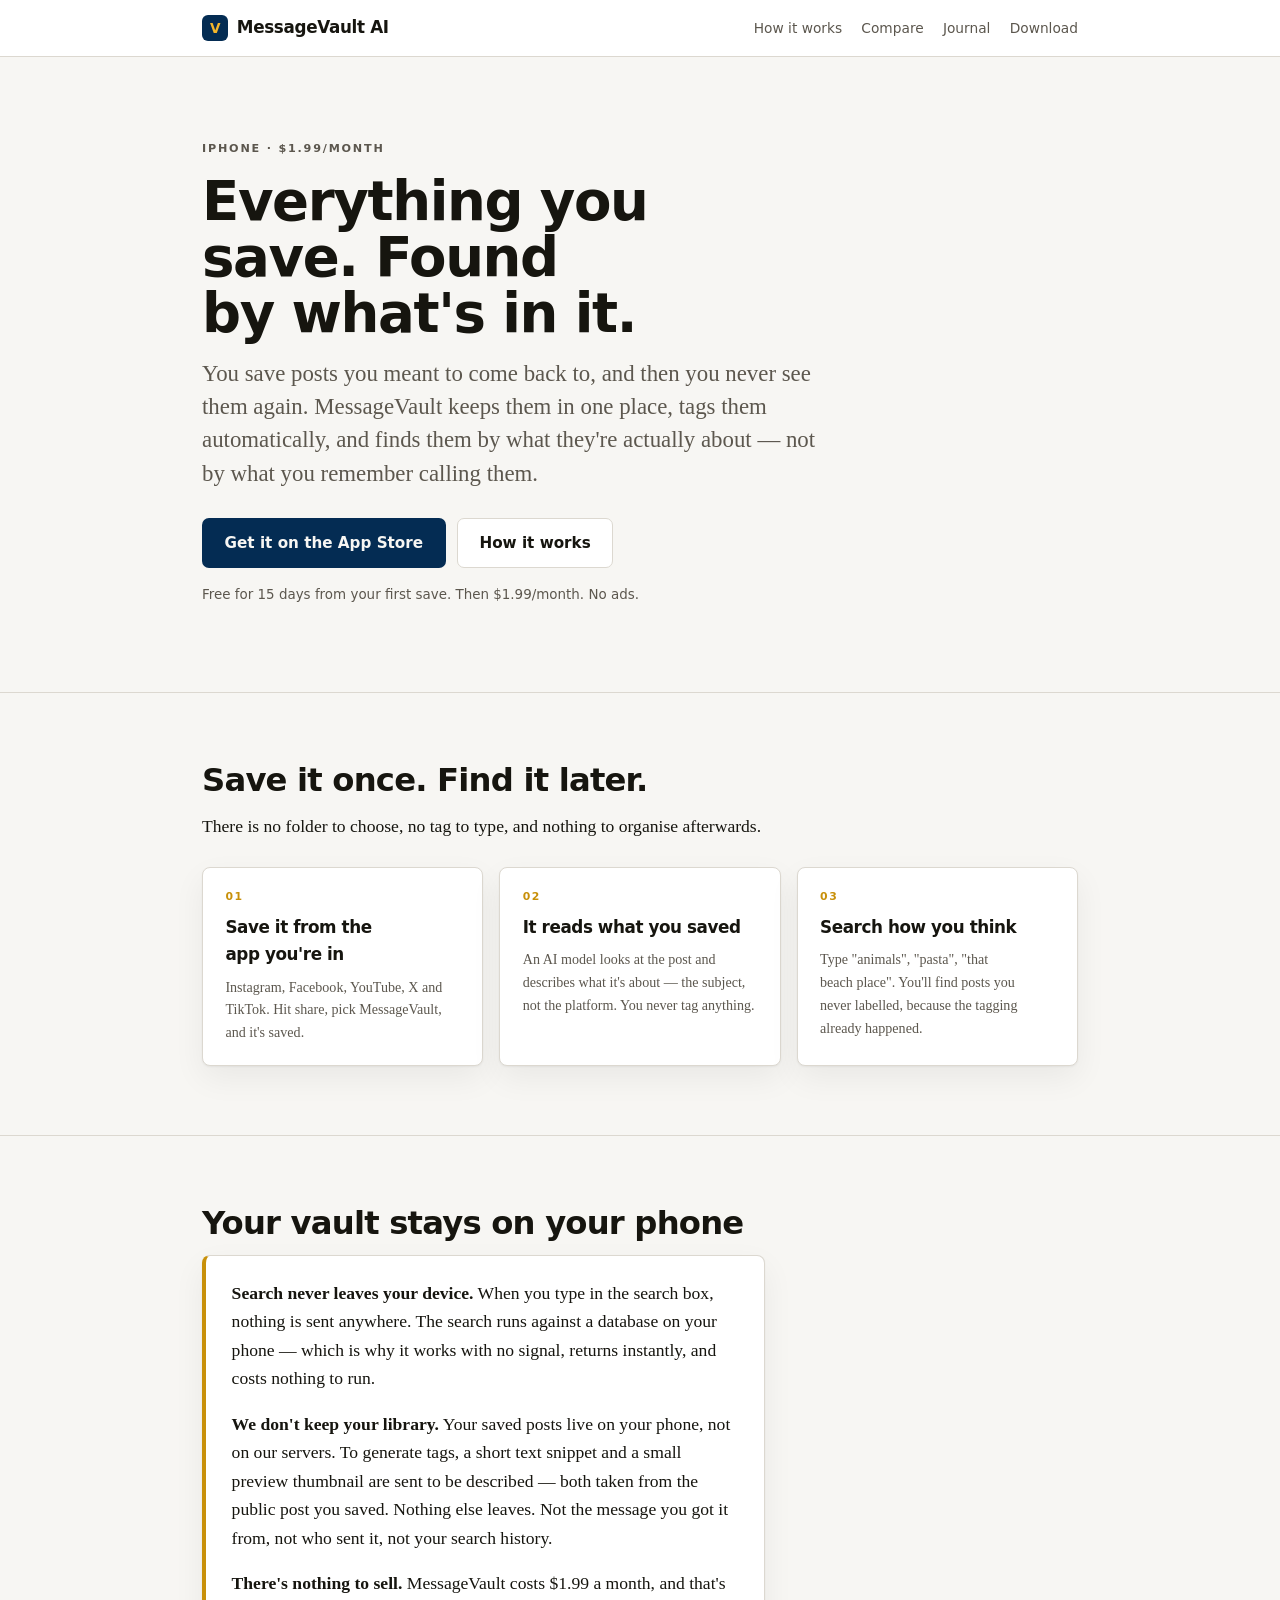
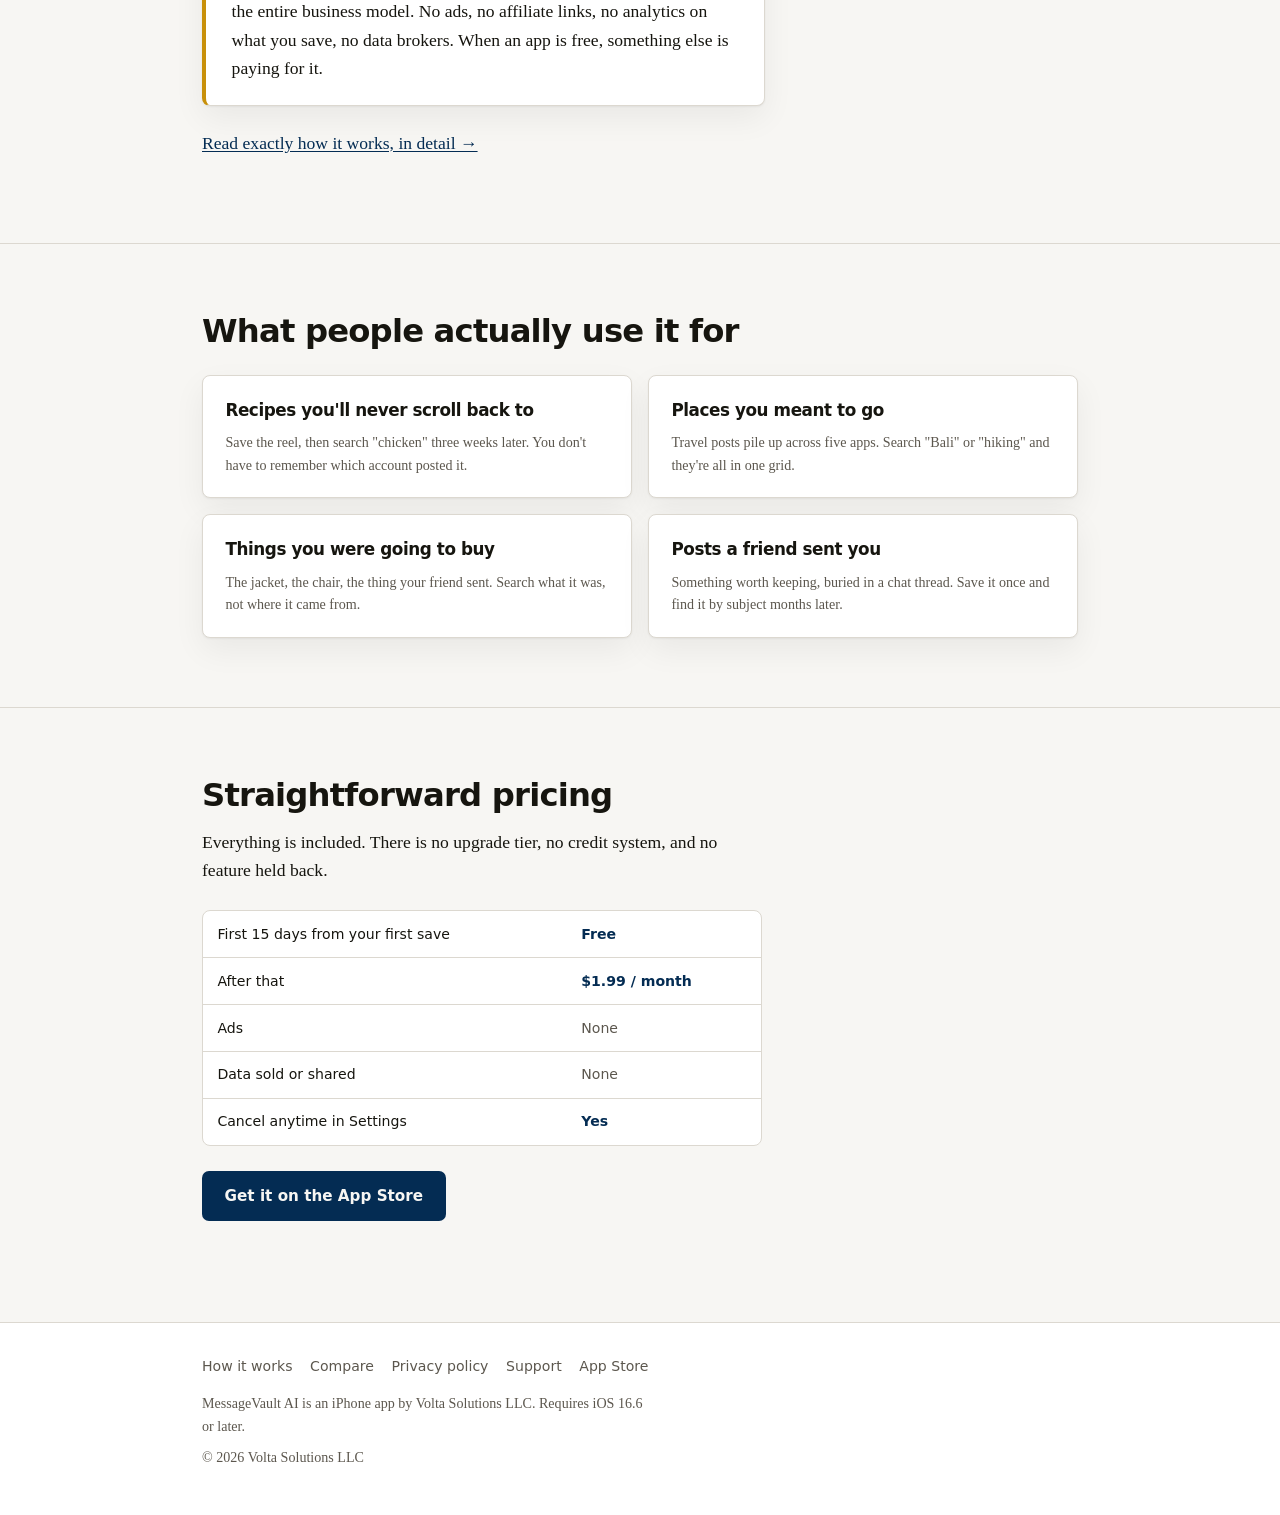
<file: index.html>
<!DOCTYPE html>
<html lang="en">
<head>
<meta charset="utf-8">
<meta name="viewport" content="width=device-width, initial-scale=1">
<title>MessageVault AI — Save posts from Instagram, Facebook, YouTube, X and TikTok</title>
<meta name="description" content="MessageVault AI saves the posts you share from Instagram, Facebook, YouTube, X and TikTok, tags them automatically, and finds them by what's actually in them. Your vault stays on your phone. $1.99/month, no ads, no tracking.">
<link rel="canonical" href="https://fpalmaii.github.io/messagevault-site/">
<meta property="og:title" content="MessageVault AI — Save posts from Instagram, Facebook, YouTube, X and TikTok">
<meta property="og:description" content="Your vault stays on your phone. Search runs on-device. No ads, no tracking, nothing sold.">
<meta property="og:type" content="website">
<link rel="stylesheet" href="style.css">
</head>
<body>

<header class="site-head">
  <div class="wrap">
    <a class="brand" href="./"><span class="mark">V</span> MessageVault AI</a>
    <nav class="site-nav" aria-label="Main">
      <a href="how-it-works/">How it works</a>
      <a href="compare/">Compare</a>
      <a href="journal/">Journal</a>
      <a href="https://apps.apple.com/app/messagevault-ai/id6762476394">Download</a>
    </nav>
  </div>
</header>

<main>

  <section class="hero">
    <div class="wrap">
      <p class="eyebrow">iPhone · $1.99/month</p>
      <h1>Everything you save. Found by what's in it.</h1>
      <p class="lede">You save posts you meant to come back to, and then you never see them again. MessageVault keeps them in one place, tags them automatically, and finds them by what they're actually about — not by what you remember calling them.</p>
      <div class="cta-row">
        <a class="btn btn-primary" href="https://apps.apple.com/app/messagevault-ai/id6762476394">Get it on the App Store</a>
        <a class="btn btn-ghost" href="how-it-works/">How it works</a>
      </div>
      <p class="price-note" style="margin-top:1rem;">Free for 15 days from your first save. Then $1.99/month. No ads.</p>
    </div>
  </section>

  <section>
    <div class="wrap">
      <h2>Save it once. Find it later.</h2>
      <p class="narrow">There is no folder to choose, no tag to type, and nothing to organise afterwards.</p>
      <div class="cards three">
        <div class="card">
          <span class="num">01</span>
          <h3>Save it from the app you're in</h3>
          <p>Instagram, Facebook, YouTube, X and TikTok. Hit share, pick MessageVault, and it's saved.</p>
        </div>
        <div class="card">
          <span class="num">02</span>
          <h3>It reads what you saved</h3>
          <p>An AI model looks at the post and describes what it's about — the subject, not the platform. You never tag anything.</p>
        </div>
        <div class="card">
          <span class="num">03</span>
          <h3>Search how you think</h3>
          <p>Type "animals", "pasta", "that beach place". You'll find posts you never labelled, because the tagging already happened.</p>
        </div>
      </div>
    </div>
  </section>

  <section>
    <div class="wrap">
      <h2>Your vault stays on your phone</h2>
      <div class="claim narrow">
        <p><strong>Search never leaves your device.</strong> When you type in the search box, nothing is sent anywhere. The search runs against a database on your phone — which is why it works with no signal, returns instantly, and costs nothing to run.</p>
        <p><strong>We don't keep your library.</strong> Your saved posts live on your phone, not on our servers. To generate tags, a short text snippet and a small preview thumbnail are sent to be described — both taken from the public post you saved. Nothing else leaves. Not the message you got it from, not who sent it, not your search history.</p>
        <p><strong>There's nothing to sell.</strong> MessageVault costs $1.99 a month, and that's the entire business model. No ads, no affiliate links, no analytics on what you save, no data brokers. When an app is free, something else is paying for it.</p>
      </div>
      <p style="margin-top:1.4rem;"><a href="how-it-works/">Read exactly how it works, in detail →</a></p>
    </div>
  </section>

  <section>
    <div class="wrap">
      <h2>What people actually use it for</h2>
      <div class="cards two">
        <div class="card">
          <h3>Recipes you'll never scroll back to</h3>
          <p>Save the reel, then search "chicken" three weeks later. You don't have to remember which account posted it.</p>
        </div>
        <div class="card">
          <h3>Places you meant to go</h3>
          <p>Travel posts pile up across five apps. Search "Bali" or "hiking" and they're all in one grid.</p>
        </div>
        <div class="card">
          <h3>Things you were going to buy</h3>
          <p>The jacket, the chair, the thing your friend sent. Search what it was, not where it came from.</p>
        </div>
        <div class="card">
          <h3>Posts a friend sent you</h3>
          <p>Something worth keeping, buried in a chat thread. Save it once and find it by subject months later.</p>
        </div>
      </div>
    </div>
  </section>

  <section>
    <div class="wrap">
      <h2>Straightforward pricing</h2>
      <p class="narrow">Everything is included. There is no upgrade tier, no credit system, and no feature held back.</p>
      <div class="tscroll" style="max-width:560px;">
        <table>
          <tbody>
            <tr><td>First 15 days from your first save</td><td class="yes">Free</td></tr>
            <tr><td>After that</td><td class="yes">$1.99 / month</td></tr>
            <tr><td>Ads</td><td class="no">None</td></tr>
            <tr><td>Data sold or shared</td><td class="no">None</td></tr>
            <tr><td>Cancel anytime in Settings</td><td class="yes">Yes</td></tr>
          </tbody>
        </table>
      </div>
      <div class="cta-row" style="margin-top:1.6rem;">
        <a class="btn btn-primary" href="https://apps.apple.com/app/messagevault-ai/id6762476394">Get it on the App Store</a>
      </div>
    </div>
  </section>

</main>

<footer class="site-foot">
  <div class="wrap">
    <div class="foot-links">
      <a href="how-it-works/">How it works</a>
      <a href="compare/">Compare</a>
      <a href="https://fpalmaii.github.io/messagevault-privacy/">Privacy policy</a>
      <a href="https://fpalmaii.github.io/messagevault-support/">Support</a>
      <a href="https://apps.apple.com/app/messagevault-ai/id6762476394">App Store</a>
    </div>
    <p>MessageVault AI is an iPhone app by Volta Solutions LLC. Requires iOS 16.6 or later.</p>
    <p>© 2026 Volta Solutions LLC</p>
  </div>
</footer>

</body>
</html>
</file>
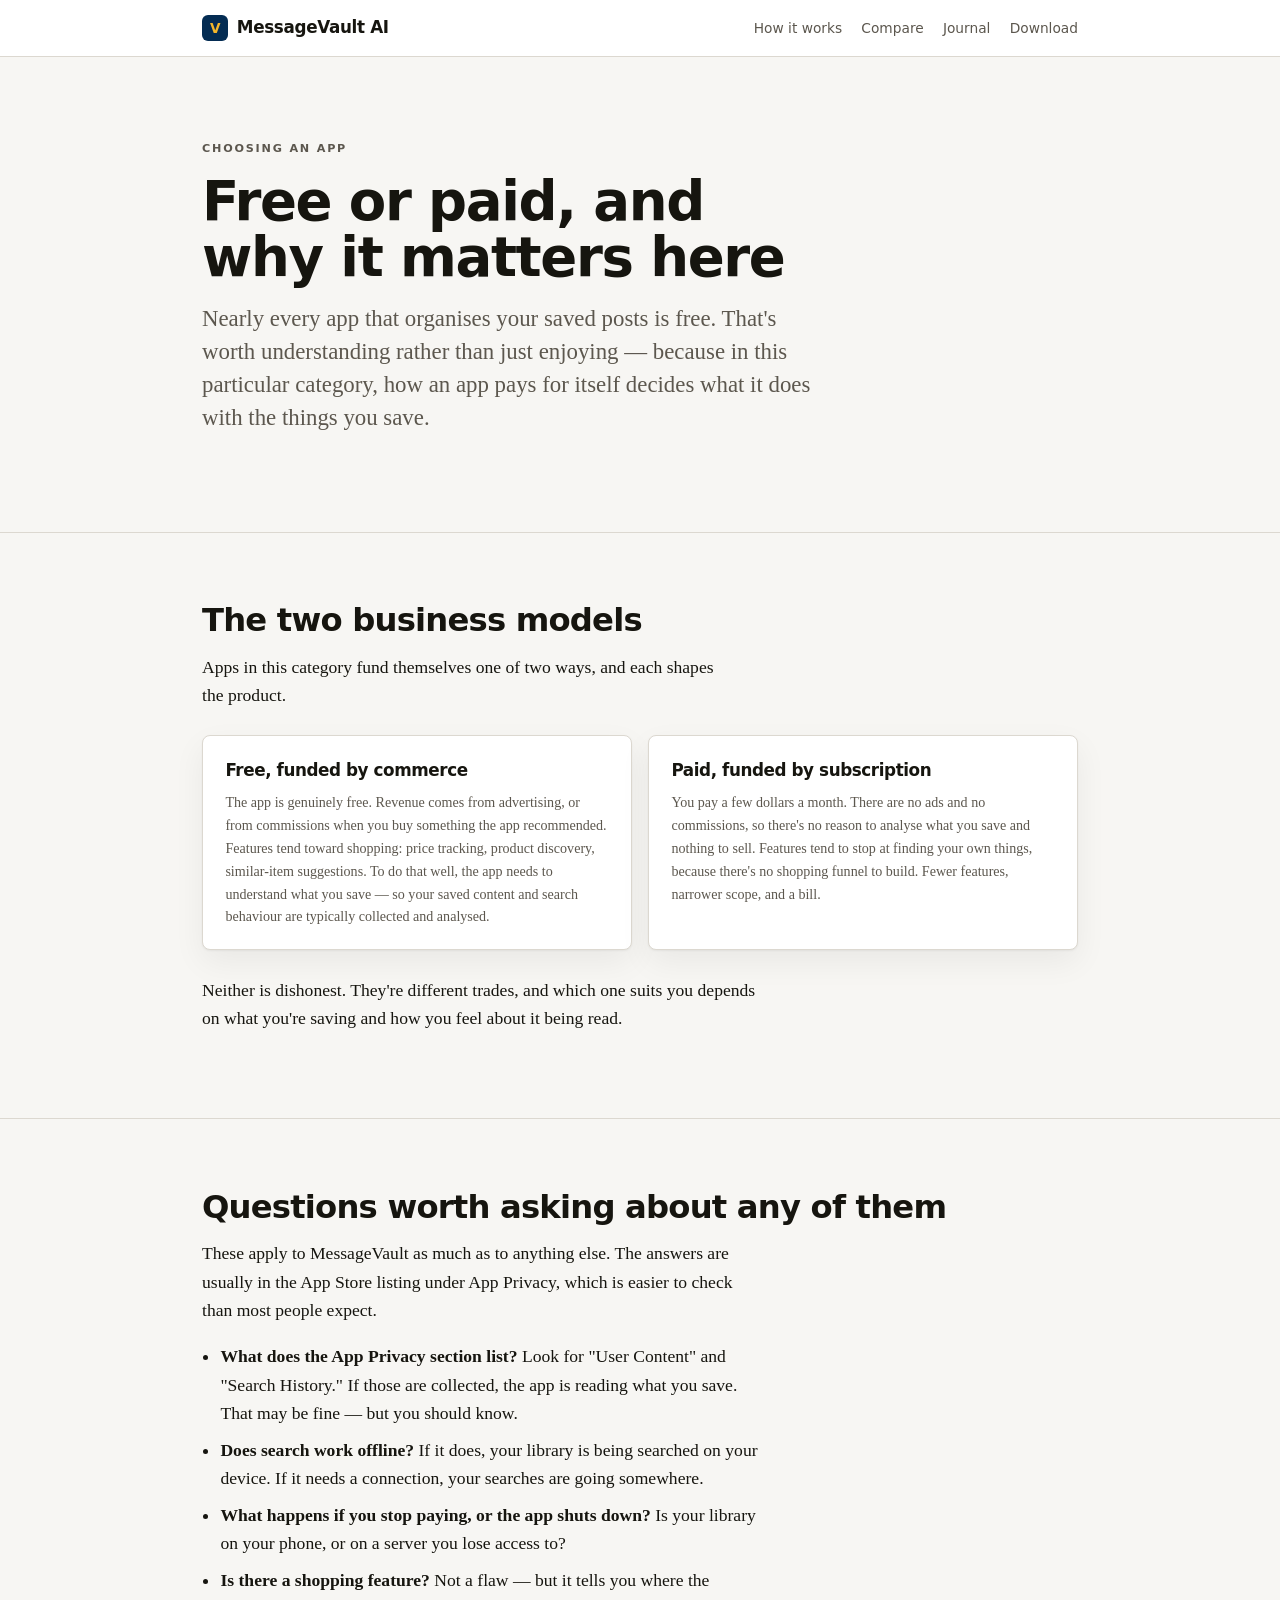
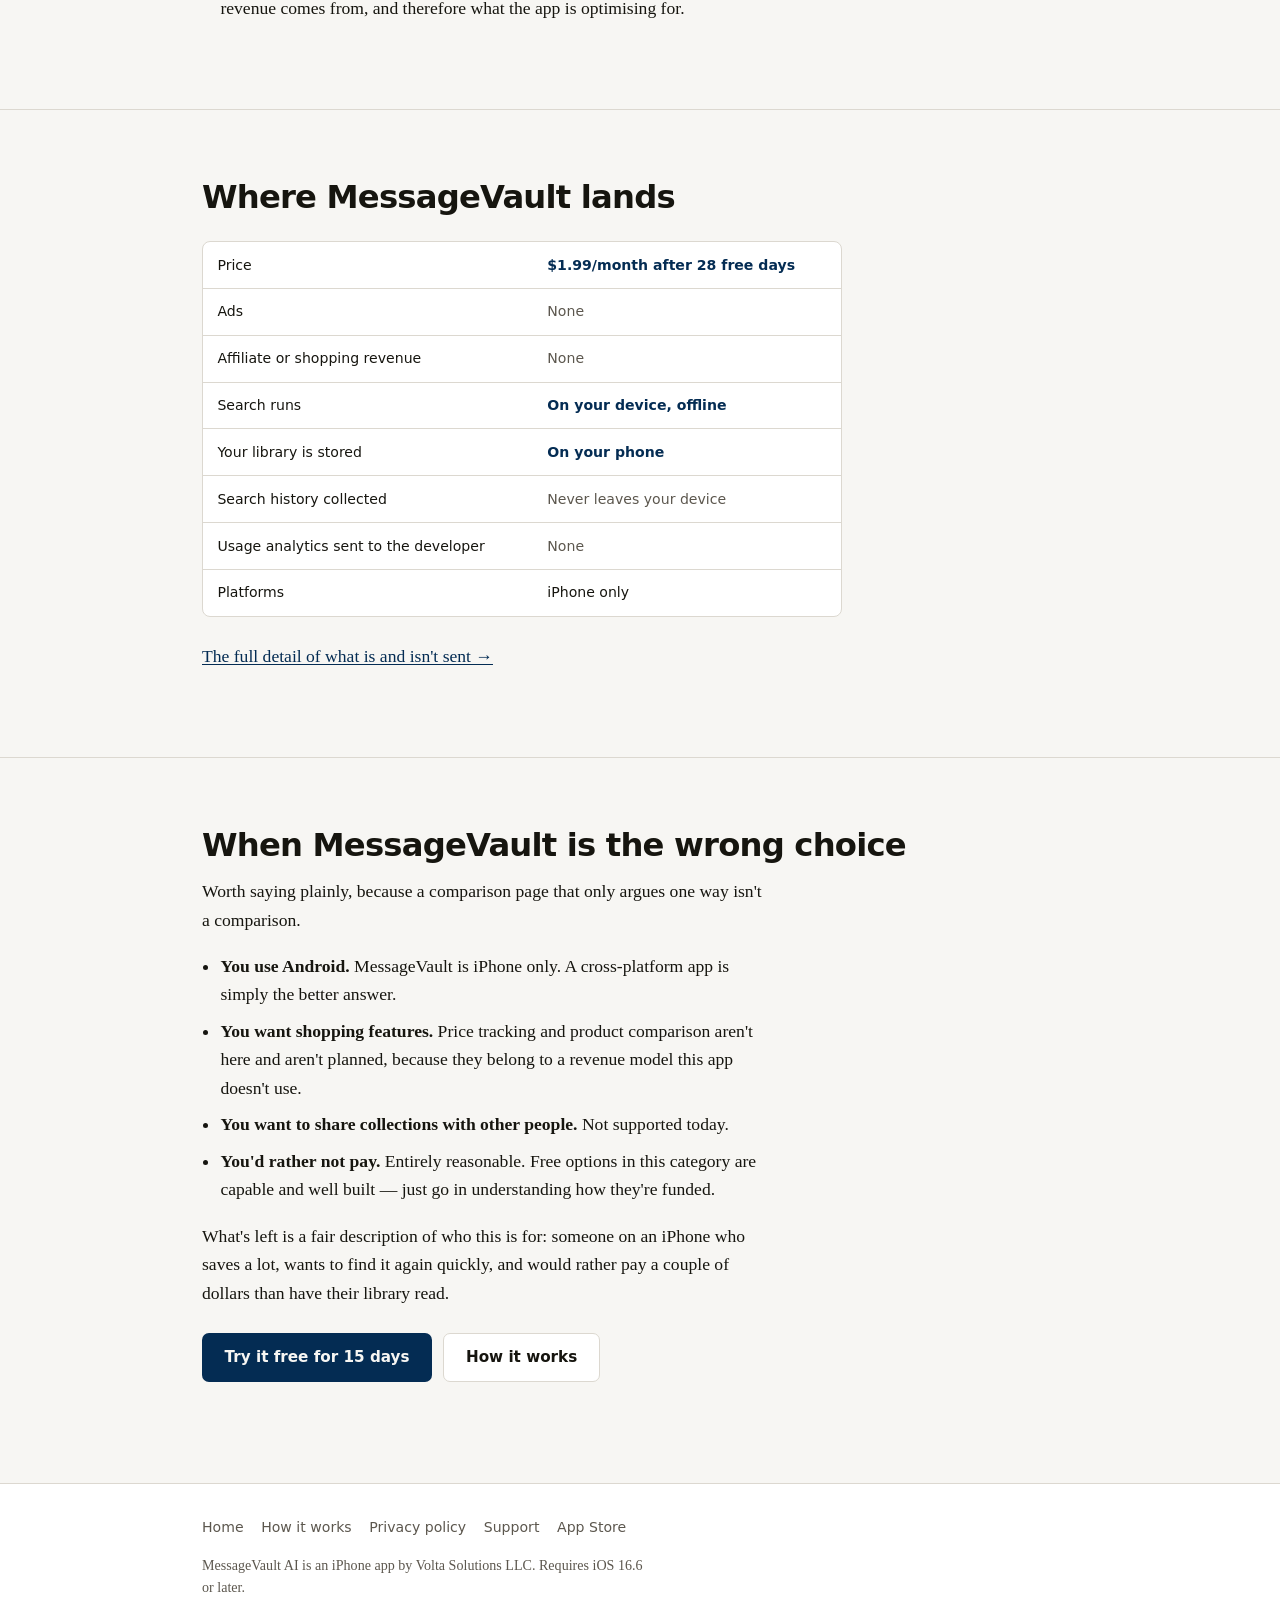
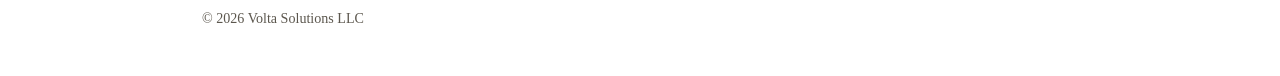
<file: compare/index.html>
<!DOCTYPE html>
<html lang="en">
<head>
<meta charset="utf-8">
<meta name="viewport" content="width=device-width, initial-scale=1">
<title>Free or paid? How to choose an app for saved social posts</title>
<meta name="description" content="Most apps that organise your saved social posts are free. Understanding how they pay for themselves is the clearest way to choose one — including whether MessageVault is the wrong choice for you.">
<link rel="canonical" href="https://fpalmaii.github.io/messagevault-site/compare/">
<meta property="og:title" content="Free or paid? How to choose an app for saved social posts">
<meta property="og:description" content="How these apps pay for themselves tells you more than any feature list.">
<meta property="og:type" content="article">
<link rel="stylesheet" href="../style.css">
</head>
<body>

<header class="site-head">
  <div class="wrap">
    <a class="brand" href="../"><span class="mark">V</span> MessageVault AI</a>
    <nav class="site-nav" aria-label="Main">
      <a href="../how-it-works/">How it works</a>
      <a href="../compare/">Compare</a>
      <a href="../journal/">Journal</a>
      <a href="https://apps.apple.com/app/messagevault-ai/id6762476394">Download</a>
    </nav>
  </div>
</header>

<main>

  <section class="hero">
    <div class="wrap">
      <p class="eyebrow">Choosing an app</p>
      <h1>Free or paid, and why it matters here</h1>
      <p class="lede">Nearly every app that organises your saved posts is free. That's worth understanding rather than just enjoying — because in this particular category, how an app pays for itself decides what it does with the things you save.</p>
    </div>
  </section>

  <section>
    <div class="wrap">
      <h2>The two business models</h2>
      <p class="narrow">Apps in this category fund themselves one of two ways, and each shapes the product.</p>

      <div class="cards two">
        <div class="card">
          <h3>Free, funded by commerce</h3>
          <p>The app is genuinely free. Revenue comes from advertising, or from commissions when you buy something the app recommended. Features tend toward shopping: price tracking, product discovery, similar-item suggestions. To do that well, the app needs to understand what you save — so your saved content and search behaviour are typically collected and analysed.</p>
        </div>
        <div class="card">
          <h3>Paid, funded by subscription</h3>
          <p>You pay a few dollars a month. There are no ads and no commissions, so there's no reason to analyse what you save and nothing to sell. Features tend to stop at finding your own things, because there's no shopping funnel to build. Fewer features, narrower scope, and a bill.</p>
        </div>
      </div>

      <p class="narrow" style="margin-top:1.6rem;">Neither is dishonest. They're different trades, and which one suits you depends on what you're saving and how you feel about it being read.</p>
    </div>
  </section>

  <section>
    <div class="wrap">
      <h2>Questions worth asking about any of them</h2>
      <p class="narrow">These apply to MessageVault as much as to anything else. The answers are usually in the App Store listing under App Privacy, which is easier to check than most people expect.</p>
      <ul>
        <li><strong>What does the App Privacy section list?</strong> Look for "User Content" and "Search History." If those are collected, the app is reading what you save. That may be fine — but you should know.</li>
        <li><strong>Does search work offline?</strong> If it does, your library is being searched on your device. If it needs a connection, your searches are going somewhere.</li>
        <li><strong>What happens if you stop paying, or the app shuts down?</strong> Is your library on your phone, or on a server you lose access to?</li>
        <li><strong>Is there a shopping feature?</strong> Not a flaw — but it tells you where the revenue comes from, and therefore what the app is optimising for.</li>
      </ul>
    </div>
  </section>

  <section>
    <div class="wrap">
      <h2>Where MessageVault lands</h2>
      <div class="tscroll" style="max-width:640px;">
        <table>
          <tbody>
            <tr><td>Price</td><td class="yes">$1.99/month after 28 free days</td></tr>
            <tr><td>Ads</td><td class="no">None</td></tr>
            <tr><td>Affiliate or shopping revenue</td><td class="no">None</td></tr>
            <tr><td>Search runs</td><td class="yes">On your device, offline</td></tr>
            <tr><td>Your library is stored</td><td class="yes">On your phone</td></tr>
            <tr><td>Search history collected</td><td class="no">Never leaves your device</td></tr>
            <tr><td>Usage analytics sent to the developer</td><td class="no">None</td></tr>
            <tr><td>Platforms</td><td>iPhone only</td></tr>
          </tbody>
        </table>
      </div>
      <p class="narrow"><a href="../how-it-works/">The full detail of what is and isn't sent →</a></p>
    </div>
  </section>

  <section>
    <div class="wrap">
      <h2>When MessageVault is the wrong choice</h2>
      <p class="narrow">Worth saying plainly, because a comparison page that only argues one way isn't a comparison.</p>
      <ul>
        <li><strong>You use Android.</strong> MessageVault is iPhone only. A cross-platform app is simply the better answer.</li>
        <li><strong>You want shopping features.</strong> Price tracking and product comparison aren't here and aren't planned, because they belong to a revenue model this app doesn't use.</li>
        <li><strong>You want to share collections with other people.</strong> Not supported today.</li>
        <li><strong>You'd rather not pay.</strong> Entirely reasonable. Free options in this category are capable and well built — just go in understanding how they're funded.</li>
      </ul>
      <p class="narrow">What's left is a fair description of who this is for: someone on an iPhone who saves a lot, wants to find it again quickly, and would rather pay a couple of dollars than have their library read.</p>
      <div class="cta-row" style="margin-top:1.6rem;">
        <a class="btn btn-primary" href="https://apps.apple.com/app/messagevault-ai/id6762476394">Try it free for 15 days</a>
        <a class="btn btn-ghost" href="../how-it-works/">How it works</a>
      </div>
    </div>
  </section>

</main>

<footer class="site-foot">
  <div class="wrap">
    <div class="foot-links">
      <a href="../">Home</a>
      <a href="../how-it-works/">How it works</a>
      <a href="https://fpalmaii.github.io/messagevault-privacy/">Privacy policy</a>
      <a href="https://fpalmaii.github.io/messagevault-support/">Support</a>
      <a href="https://apps.apple.com/app/messagevault-ai/id6762476394">App Store</a>
    </div>
    <p>MessageVault AI is an iPhone app by Volta Solutions LLC. Requires iOS 16.6 or later.</p>
    <p>© 2026 Volta Solutions LLC</p>
  </div>
</footer>

</body>
</html>
</file>
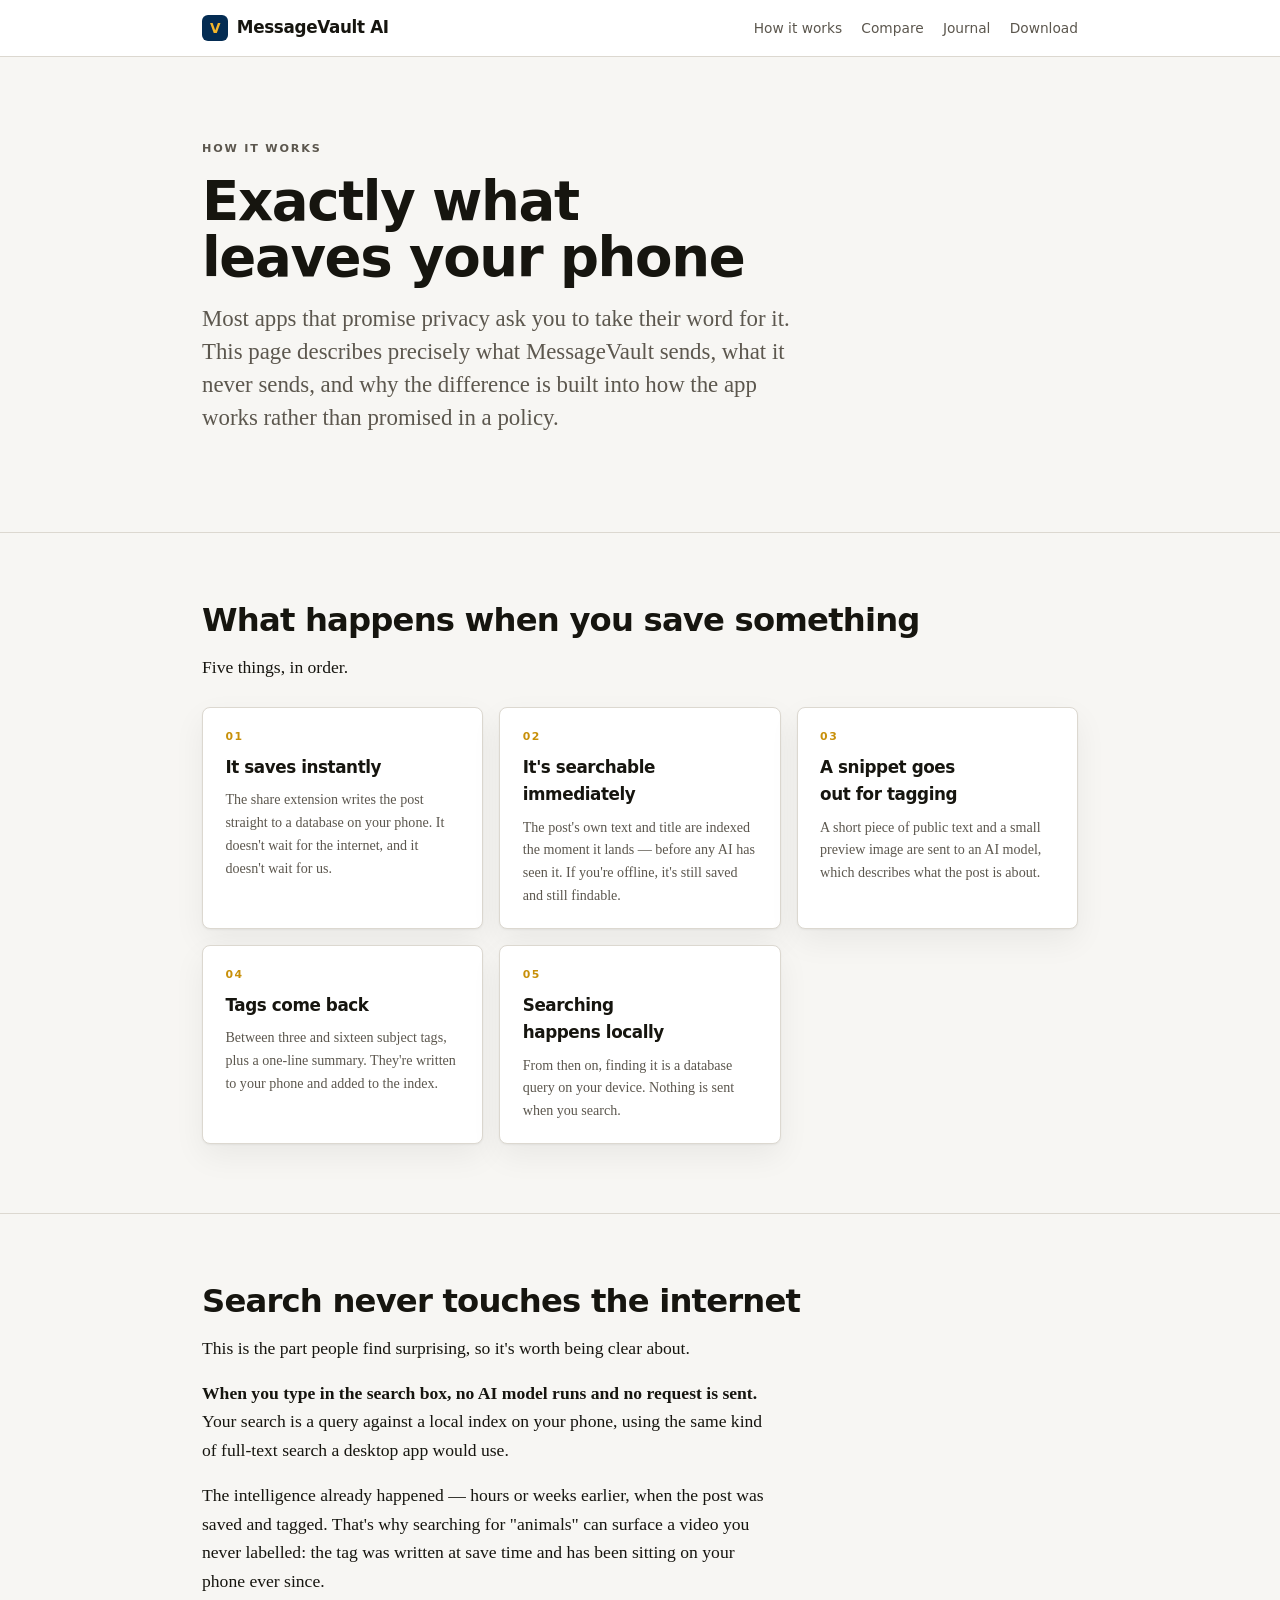
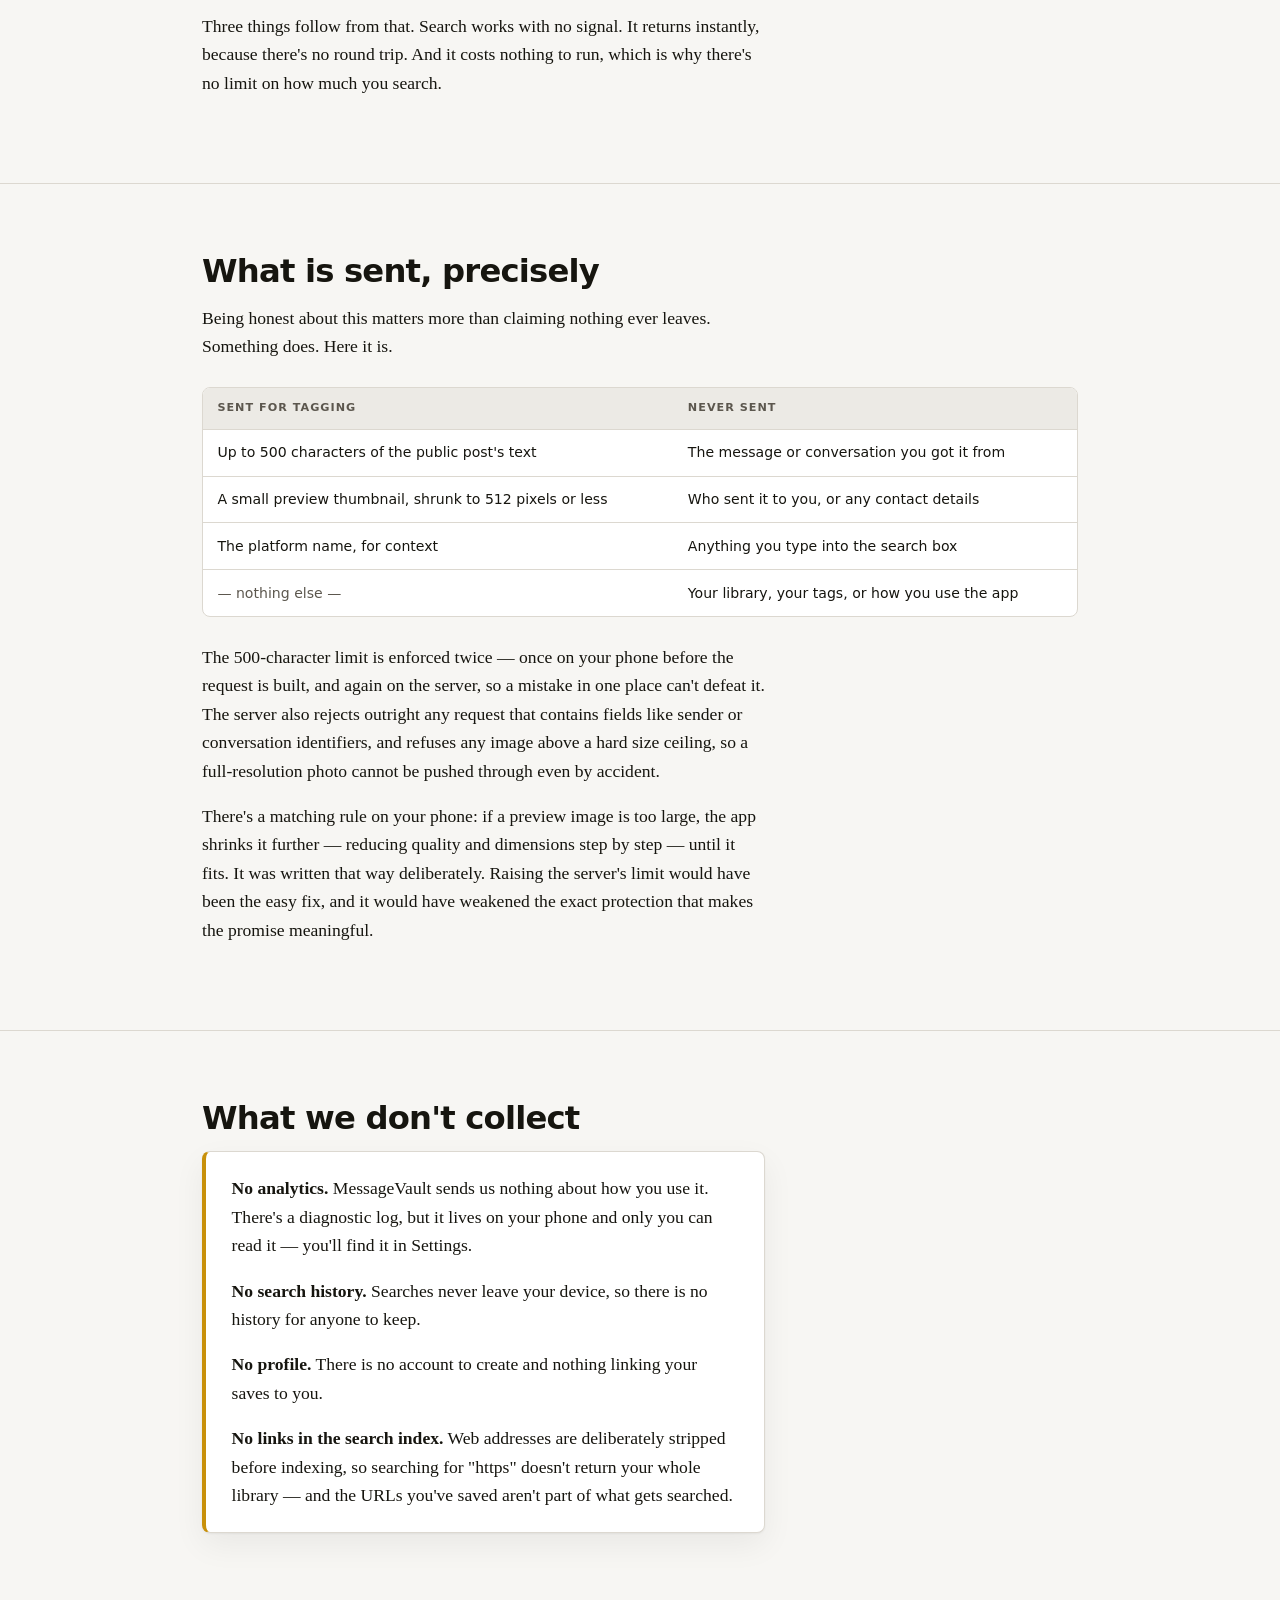
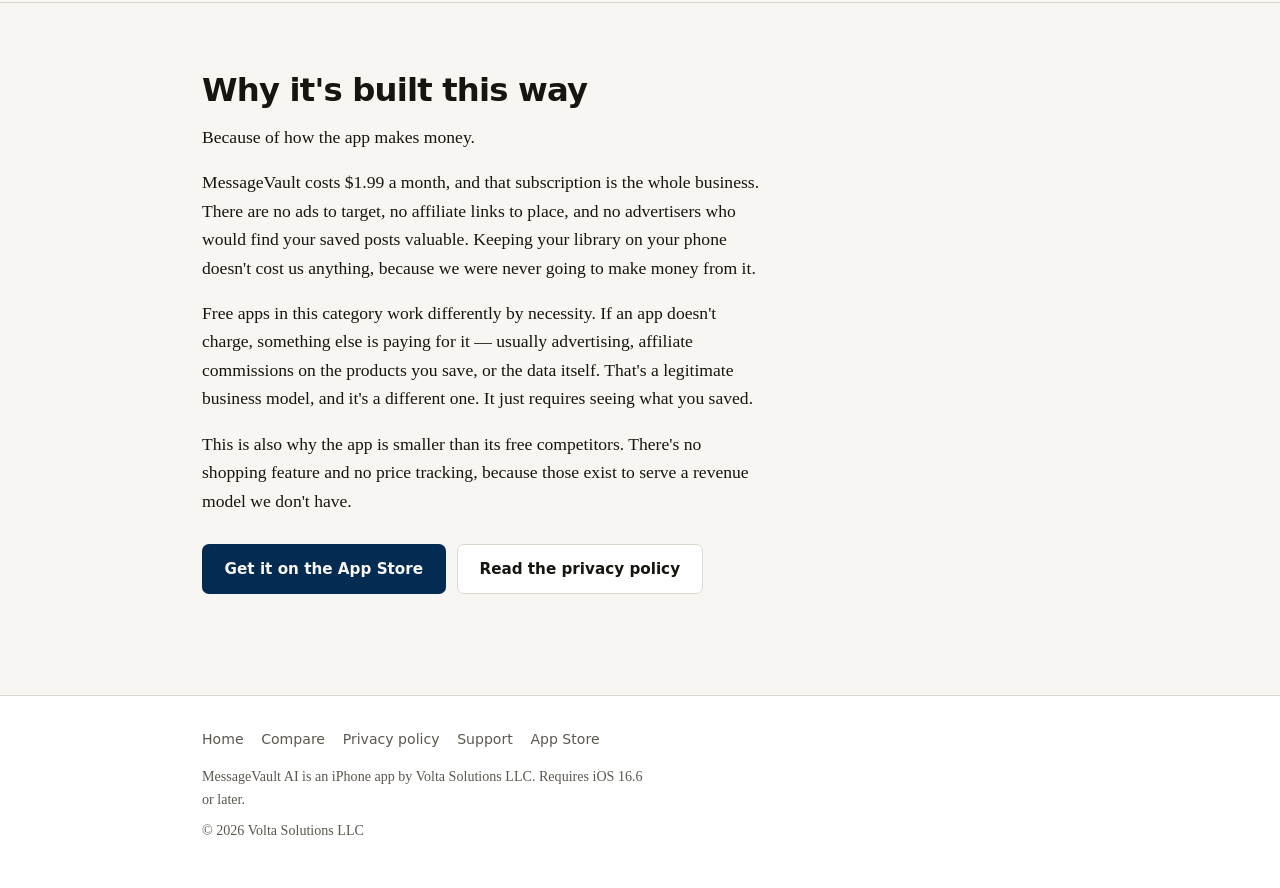
<file: how-it-works/index.html>
<!DOCTYPE html>
<html lang="en">
<head>
<meta charset="utf-8">
<meta name="viewport" content="width=device-width, initial-scale=1">
<title>How MessageVault AI works — and exactly what leaves your phone</title>
<meta name="description" content="A plain-English account of how MessageVault AI tags and searches your saved posts: search runs entirely on your device, and only a short public snippet and a small thumbnail are ever sent anywhere.">
<link rel="canonical" href="https://fpalmaii.github.io/messagevault-site/how-it-works/">
<meta property="og:title" content="How MessageVault AI works — and exactly what leaves your phone">
<meta property="og:description" content="Search runs on your device. Only a short public snippet and a small thumbnail are ever sent. Here is precisely what that means.">
<meta property="og:type" content="article">
<link rel="stylesheet" href="../style.css">
</head>
<body>

<header class="site-head">
  <div class="wrap">
    <a class="brand" href="../"><span class="mark">V</span> MessageVault AI</a>
    <nav class="site-nav" aria-label="Main">
      <a href="../how-it-works/">How it works</a>
      <a href="../compare/">Compare</a>
      <a href="../journal/">Journal</a>
      <a href="https://apps.apple.com/app/messagevault-ai/id6762476394">Download</a>
    </nav>
  </div>
</header>

<main>

  <section class="hero">
    <div class="wrap">
      <p class="eyebrow">How it works</p>
      <h1>Exactly what leaves your phone</h1>
      <p class="lede">Most apps that promise privacy ask you to take their word for it. This page describes precisely what MessageVault sends, what it never sends, and why the difference is built into how the app works rather than promised in a policy.</p>
    </div>
  </section>

  <section>
    <div class="wrap">
      <h2>What happens when you save something</h2>
      <p class="narrow">Five things, in order.</p>
      <div class="cards three">
        <div class="card">
          <span class="num">01</span>
          <h3>It saves instantly</h3>
          <p>The share extension writes the post straight to a database on your phone. It doesn't wait for the internet, and it doesn't wait for us.</p>
        </div>
        <div class="card">
          <span class="num">02</span>
          <h3>It's searchable immediately</h3>
          <p>The post's own text and title are indexed the moment it lands — before any AI has seen it. If you're offline, it's still saved and still findable.</p>
        </div>
        <div class="card">
          <span class="num">03</span>
          <h3>A snippet goes out for tagging</h3>
          <p>A short piece of public text and a small preview image are sent to an AI model, which describes what the post is about.</p>
        </div>
        <div class="card">
          <span class="num">04</span>
          <h3>Tags come back</h3>
          <p>Between three and sixteen subject tags, plus a one-line summary. They're written to your phone and added to the index.</p>
        </div>
        <div class="card">
          <span class="num">05</span>
          <h3>Searching happens locally</h3>
          <p>From then on, finding it is a database query on your device. Nothing is sent when you search.</p>
        </div>
      </div>
    </div>
  </section>

  <section>
    <div class="wrap">
      <h2>Search never touches the internet</h2>
      <p class="narrow">This is the part people find surprising, so it's worth being clear about.</p>
      <p class="narrow"><strong>When you type in the search box, no AI model runs and no request is sent.</strong> Your search is a query against a local index on your phone, using the same kind of full-text search a desktop app would use.</p>
      <p class="narrow">The intelligence already happened — hours or weeks earlier, when the post was saved and tagged. That's why searching for "animals" can surface a video you never labelled: the tag was written at save time and has been sitting on your phone ever since.</p>
      <p class="narrow">Three things follow from that. Search works with no signal. It returns instantly, because there's no round trip. And it costs nothing to run, which is why there's no limit on how much you search.</p>
    </div>
  </section>

  <section>
    <div class="wrap">
      <h2>What is sent, precisely</h2>
      <p class="narrow">Being honest about this matters more than claiming nothing ever leaves. Something does. Here it is.</p>

      <div class="tscroll">
        <table>
          <thead><tr><th>Sent for tagging</th><th>Never sent</th></tr></thead>
          <tbody>
            <tr>
              <td>Up to 500 characters of the public post's text</td>
              <td>The message or conversation you got it from</td>
            </tr>
            <tr>
              <td>A small preview thumbnail, shrunk to 512 pixels or less</td>
              <td>Who sent it to you, or any contact details</td>
            </tr>
            <tr>
              <td>The platform name, for context</td>
              <td>Anything you type into the search box</td>
            </tr>
            <tr>
              <td class="no">— nothing else —</td>
              <td>Your library, your tags, or how you use the app</td>
            </tr>
          </tbody>
        </table>
      </div>

      <p class="narrow">The 500-character limit is enforced twice — once on your phone before the request is built, and again on the server, so a mistake in one place can't defeat it. The server also rejects outright any request that contains fields like sender or conversation identifiers, and refuses any image above a hard size ceiling, so a full-resolution photo cannot be pushed through even by accident.</p>
      <p class="narrow">There's a matching rule on your phone: if a preview image is too large, the app shrinks it further — reducing quality and dimensions step by step — until it fits. It was written that way deliberately. Raising the server's limit would have been the easy fix, and it would have weakened the exact protection that makes the promise meaningful.</p>
    </div>
  </section>

  <section>
    <div class="wrap">
      <h2>What we don't collect</h2>
      <div class="claim narrow">
        <p><strong>No analytics.</strong> MessageVault sends us nothing about how you use it. There's a diagnostic log, but it lives on your phone and only you can read it — you'll find it in Settings.</p>
        <p><strong>No search history.</strong> Searches never leave your device, so there is no history for anyone to keep.</p>
        <p><strong>No profile.</strong> There is no account to create and nothing linking your saves to you.</p>
        <p><strong>No links in the search index.</strong> Web addresses are deliberately stripped before indexing, so searching for "https" doesn't return your whole library — and the URLs you've saved aren't part of what gets searched.</p>
      </div>
    </div>
  </section>

  <section>
    <div class="wrap">
      <h2>Why it's built this way</h2>
      <p class="narrow">Because of how the app makes money.</p>
      <p class="narrow">MessageVault costs $1.99 a month, and that subscription is the whole business. There are no ads to target, no affiliate links to place, and no advertisers who would find your saved posts valuable. Keeping your library on your phone doesn't cost us anything, because we were never going to make money from it.</p>
      <p class="narrow">Free apps in this category work differently by necessity. If an app doesn't charge, something else is paying for it — usually advertising, affiliate commissions on the products you save, or the data itself. That's a legitimate business model, and it's a different one. It just requires seeing what you saved.</p>
      <p class="narrow">This is also why the app is smaller than its free competitors. There's no shopping feature and no price tracking, because those exist to serve a revenue model we don't have.</p>
      <div class="cta-row" style="margin-top:1.8rem;">
        <a class="btn btn-primary" href="https://apps.apple.com/app/messagevault-ai/id6762476394">Get it on the App Store</a>
        <a class="btn btn-ghost" href="https://fpalmaii.github.io/messagevault-privacy/">Read the privacy policy</a>
      </div>
    </div>
  </section>

</main>

<footer class="site-foot">
  <div class="wrap">
    <div class="foot-links">
      <a href="../">Home</a>
      <a href="../compare/">Compare</a>
      <a href="https://fpalmaii.github.io/messagevault-privacy/">Privacy policy</a>
      <a href="https://fpalmaii.github.io/messagevault-support/">Support</a>
      <a href="https://apps.apple.com/app/messagevault-ai/id6762476394">App Store</a>
    </div>
    <p>MessageVault AI is an iPhone app by Volta Solutions LLC. Requires iOS 16.6 or later.</p>
    <p>© 2026 Volta Solutions LLC</p>
  </div>
</footer>

</body>
</html>
</file>
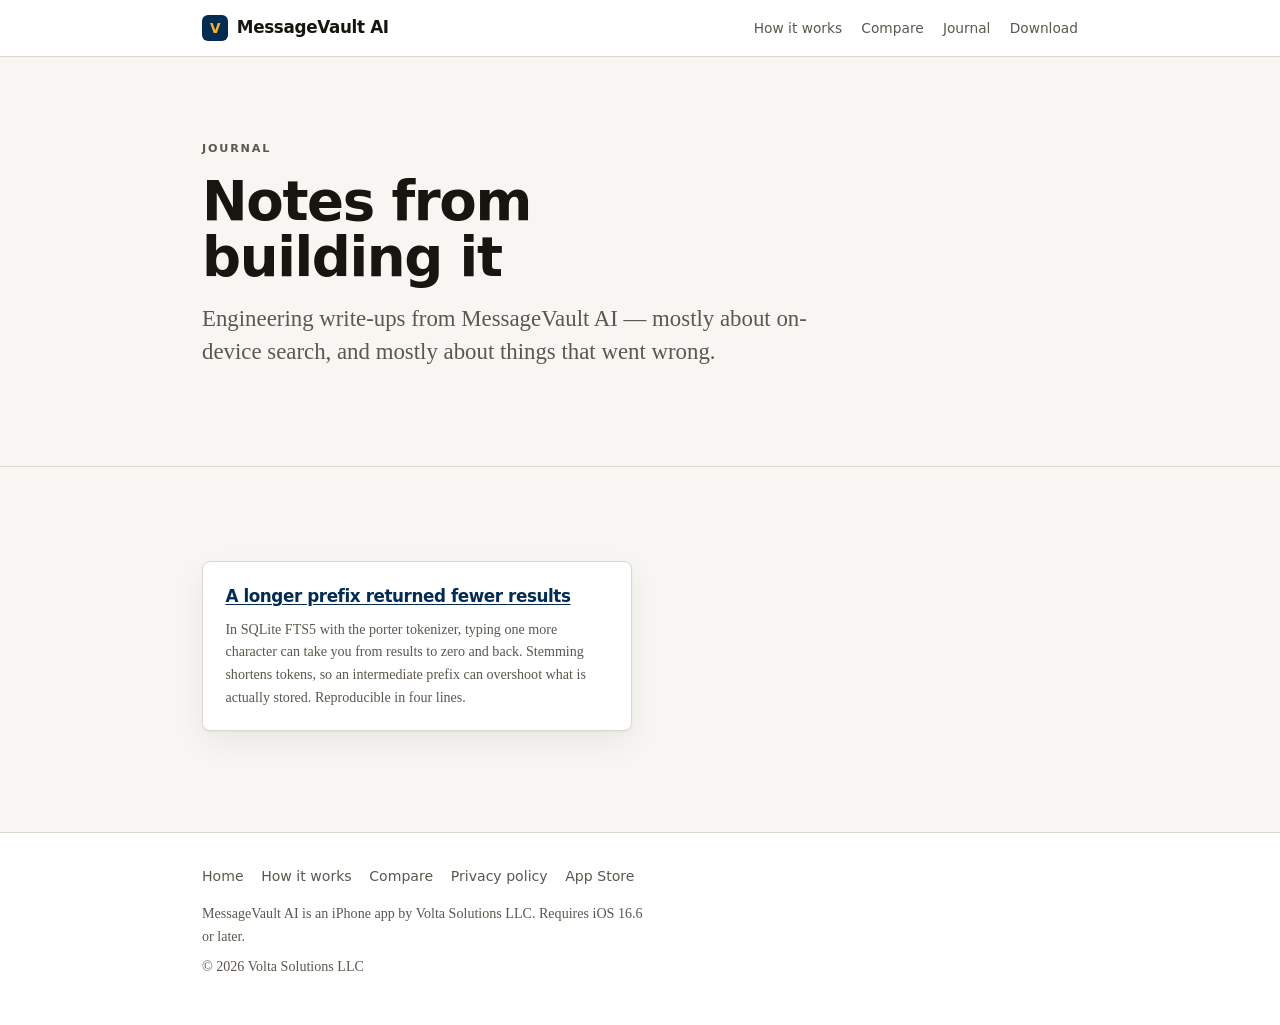
<file: journal/index.html>
<!DOCTYPE html>
<html lang="en">
<head>
<meta charset="utf-8">
<meta name="viewport" content="width=device-width, initial-scale=1">
<title>Journal — MessageVault AI</title>
<meta name="description" content="Notes on building MessageVault AI: on-device search, AI tagging, and the things that went wrong along the way.">
<link rel="canonical" href="https://fpalmaii.github.io/messagevault-site/journal/">
<link rel="stylesheet" href="../style.css">
</head>
<body>
<header class="site-head">
  <div class="wrap">
    <a class="brand" href="../"><span class="mark">V</span> MessageVault AI</a>
    <nav class="site-nav" aria-label="Main">
      <a href="../how-it-works/">How it works</a>
      <a href="../compare/">Compare</a>
      <a href="../journal/">Journal</a>
      <a href="https://apps.apple.com/app/messagevault-ai/id6762476394">Download</a>
    </nav>
  </div>
</header>
<main>
  <section class="hero">
    <div class="wrap">
      <p class="eyebrow">Journal</p>
      <h1>Notes from building it</h1>
      <p class="lede">Engineering write-ups from MessageVault AI — mostly about on-device search, and mostly about things that went wrong.</p>
    </div>
  </section>
  <section>
    <div class="wrap">
      <div class="cards two">
        <div class="card">
          <h3><a href="fts5-prefix-search-porter-stemmer/">A longer prefix returned fewer results</a></h3>
          <p>In SQLite FTS5 with the porter tokenizer, typing one more character can take you from results to zero and back. Stemming shortens tokens, so an intermediate prefix can overshoot what is actually stored. Reproducible in four lines.</p>
        </div>
      </div>
    </div>
  </section>
</main>
<footer class="site-foot">
  <div class="wrap">
    <div class="foot-links">
      <a href="../">Home</a>
      <a href="../how-it-works/">How it works</a>
      <a href="../compare/">Compare</a>
      <a href="https://fpalmaii.github.io/messagevault-privacy/">Privacy policy</a>
      <a href="https://apps.apple.com/app/messagevault-ai/id6762476394">App Store</a>
    </div>
    <p>MessageVault AI is an iPhone app by Volta Solutions LLC. Requires iOS 16.6 or later.</p>
    <p>© 2026 Volta Solutions LLC</p>
  </div>
</footer>
</body>
</html>
</file>
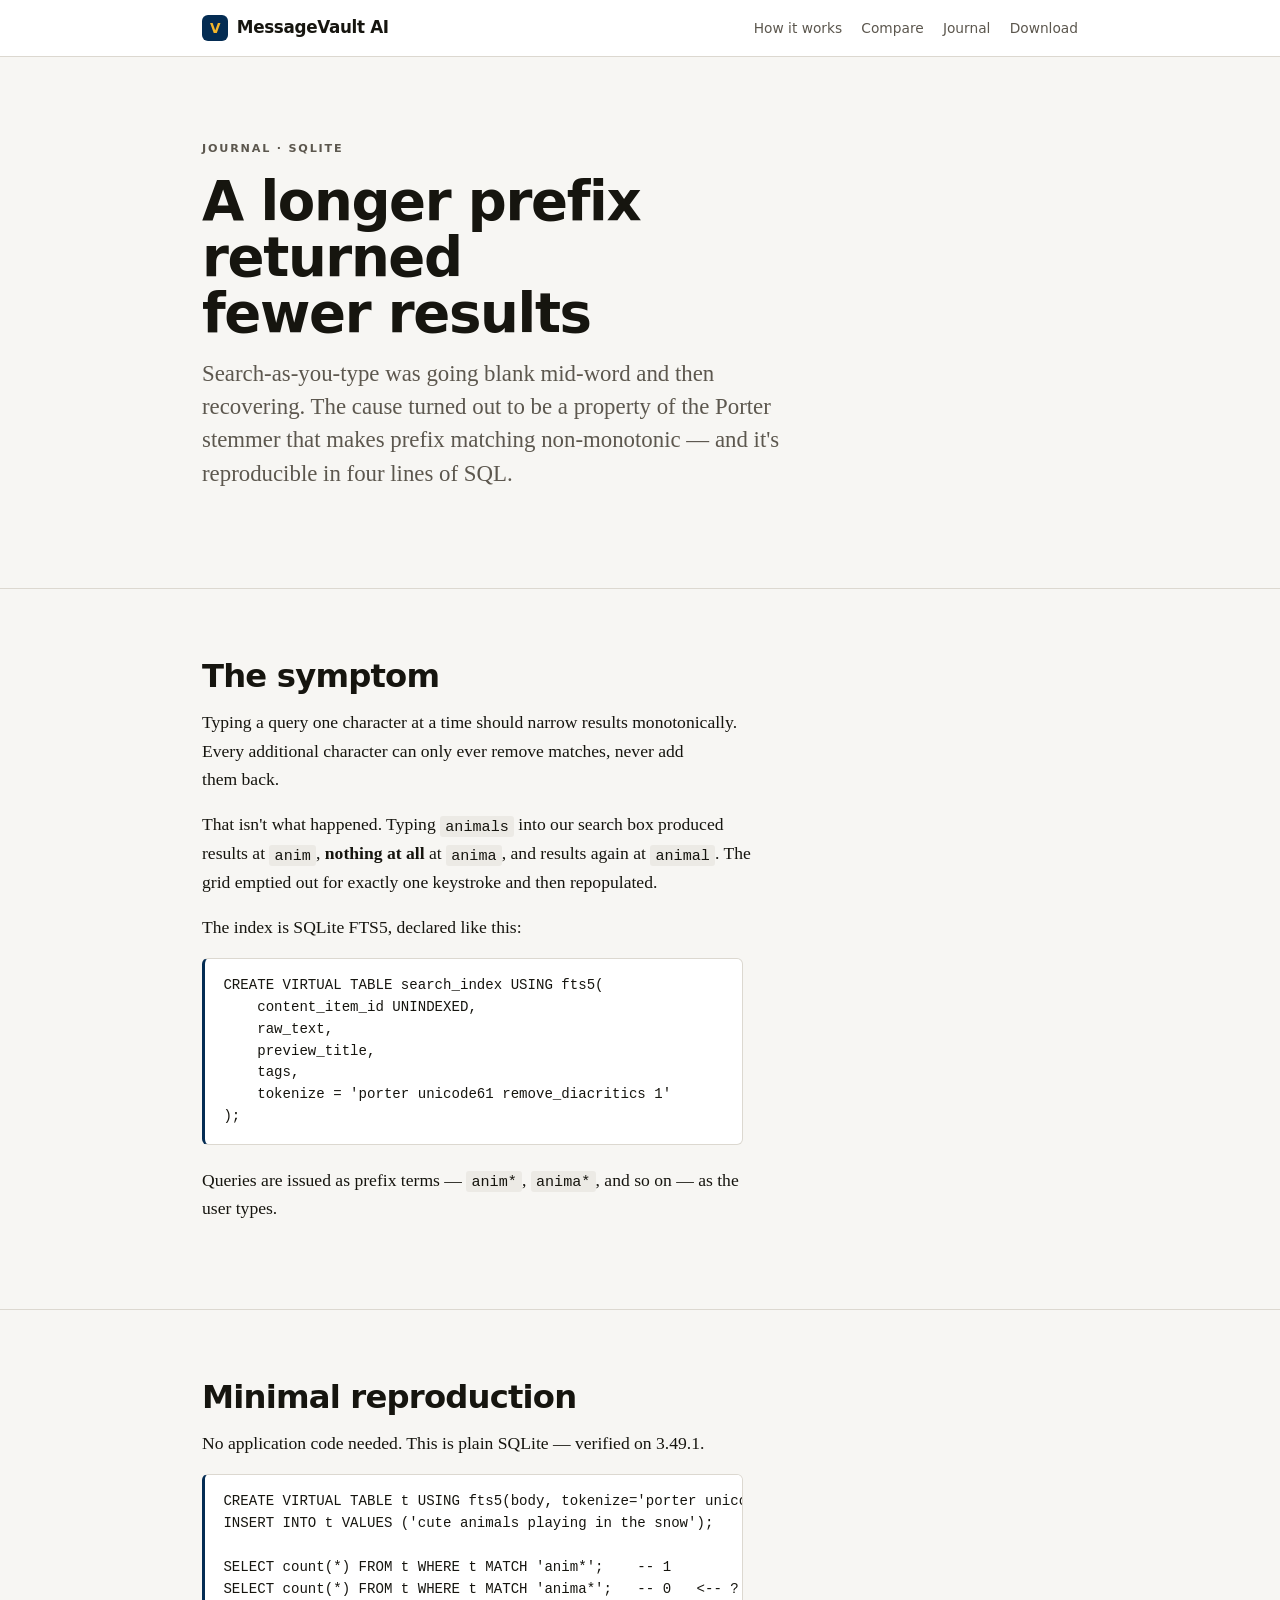
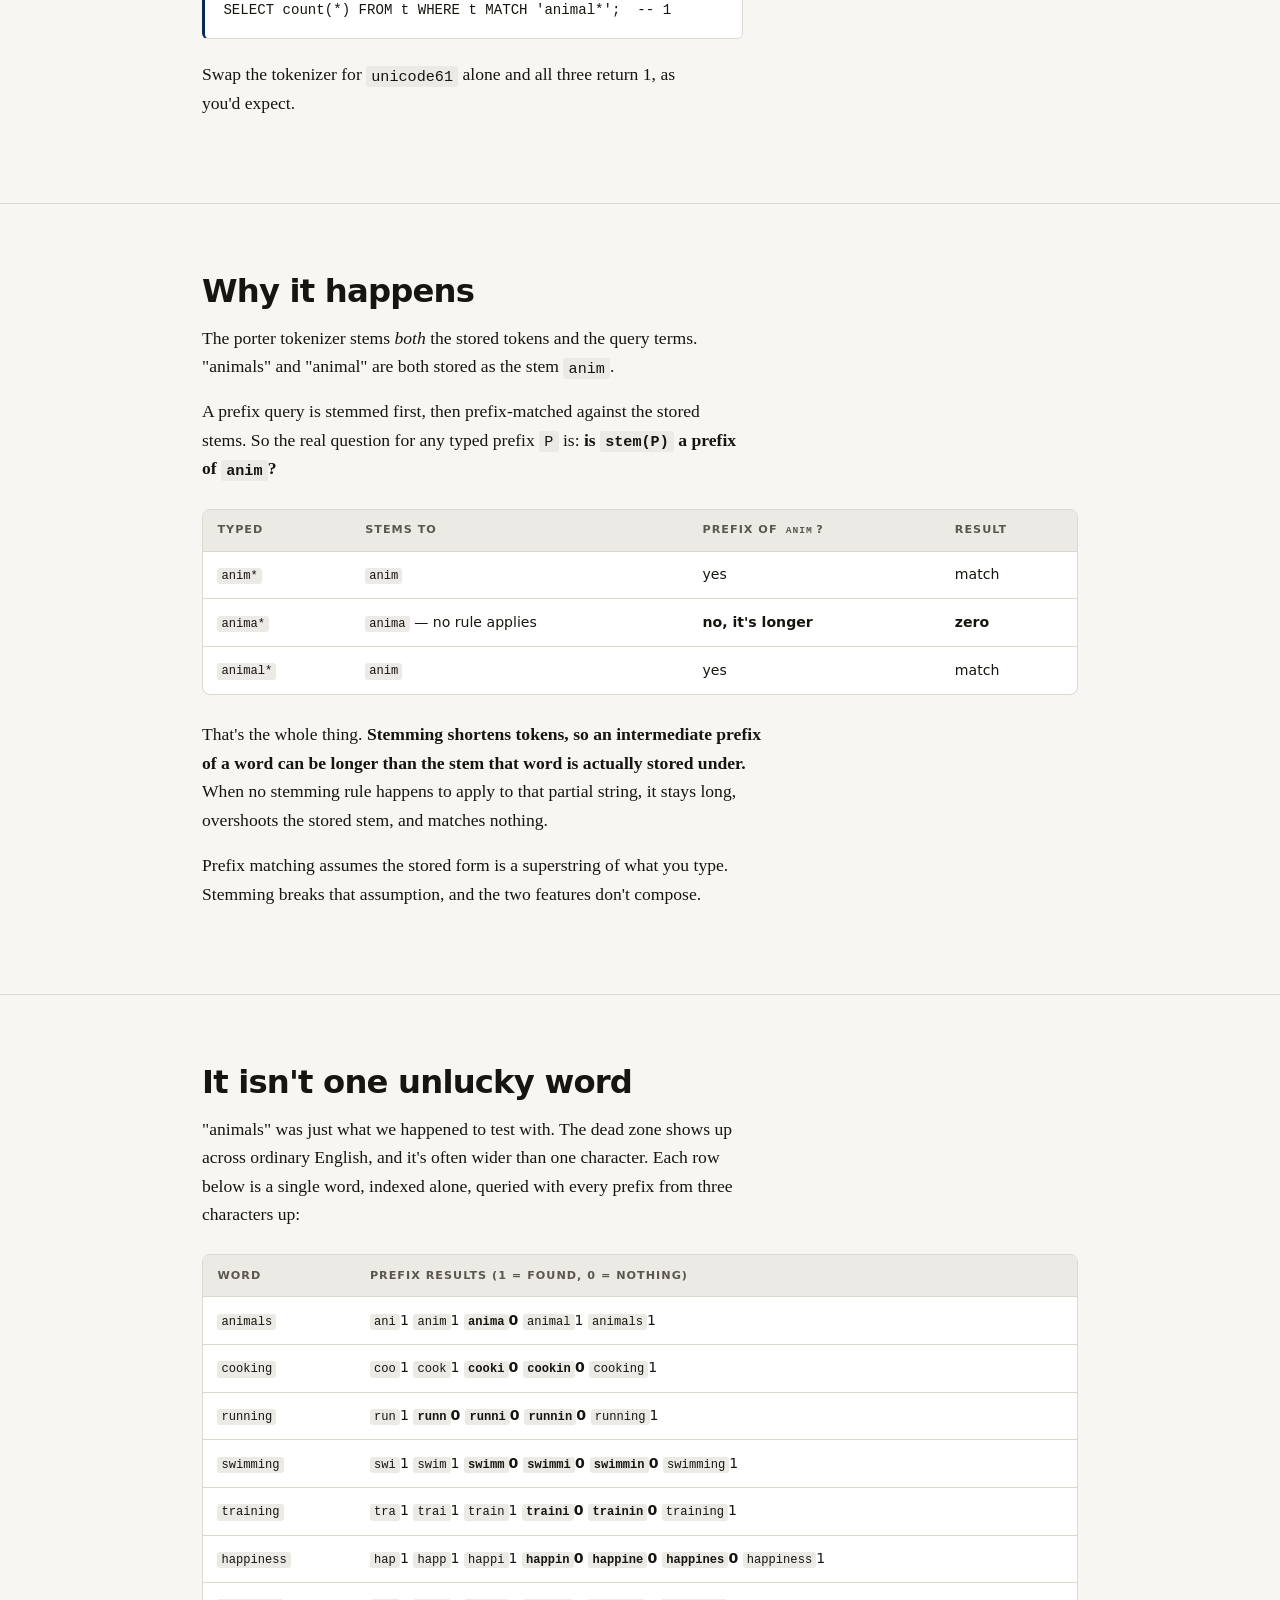
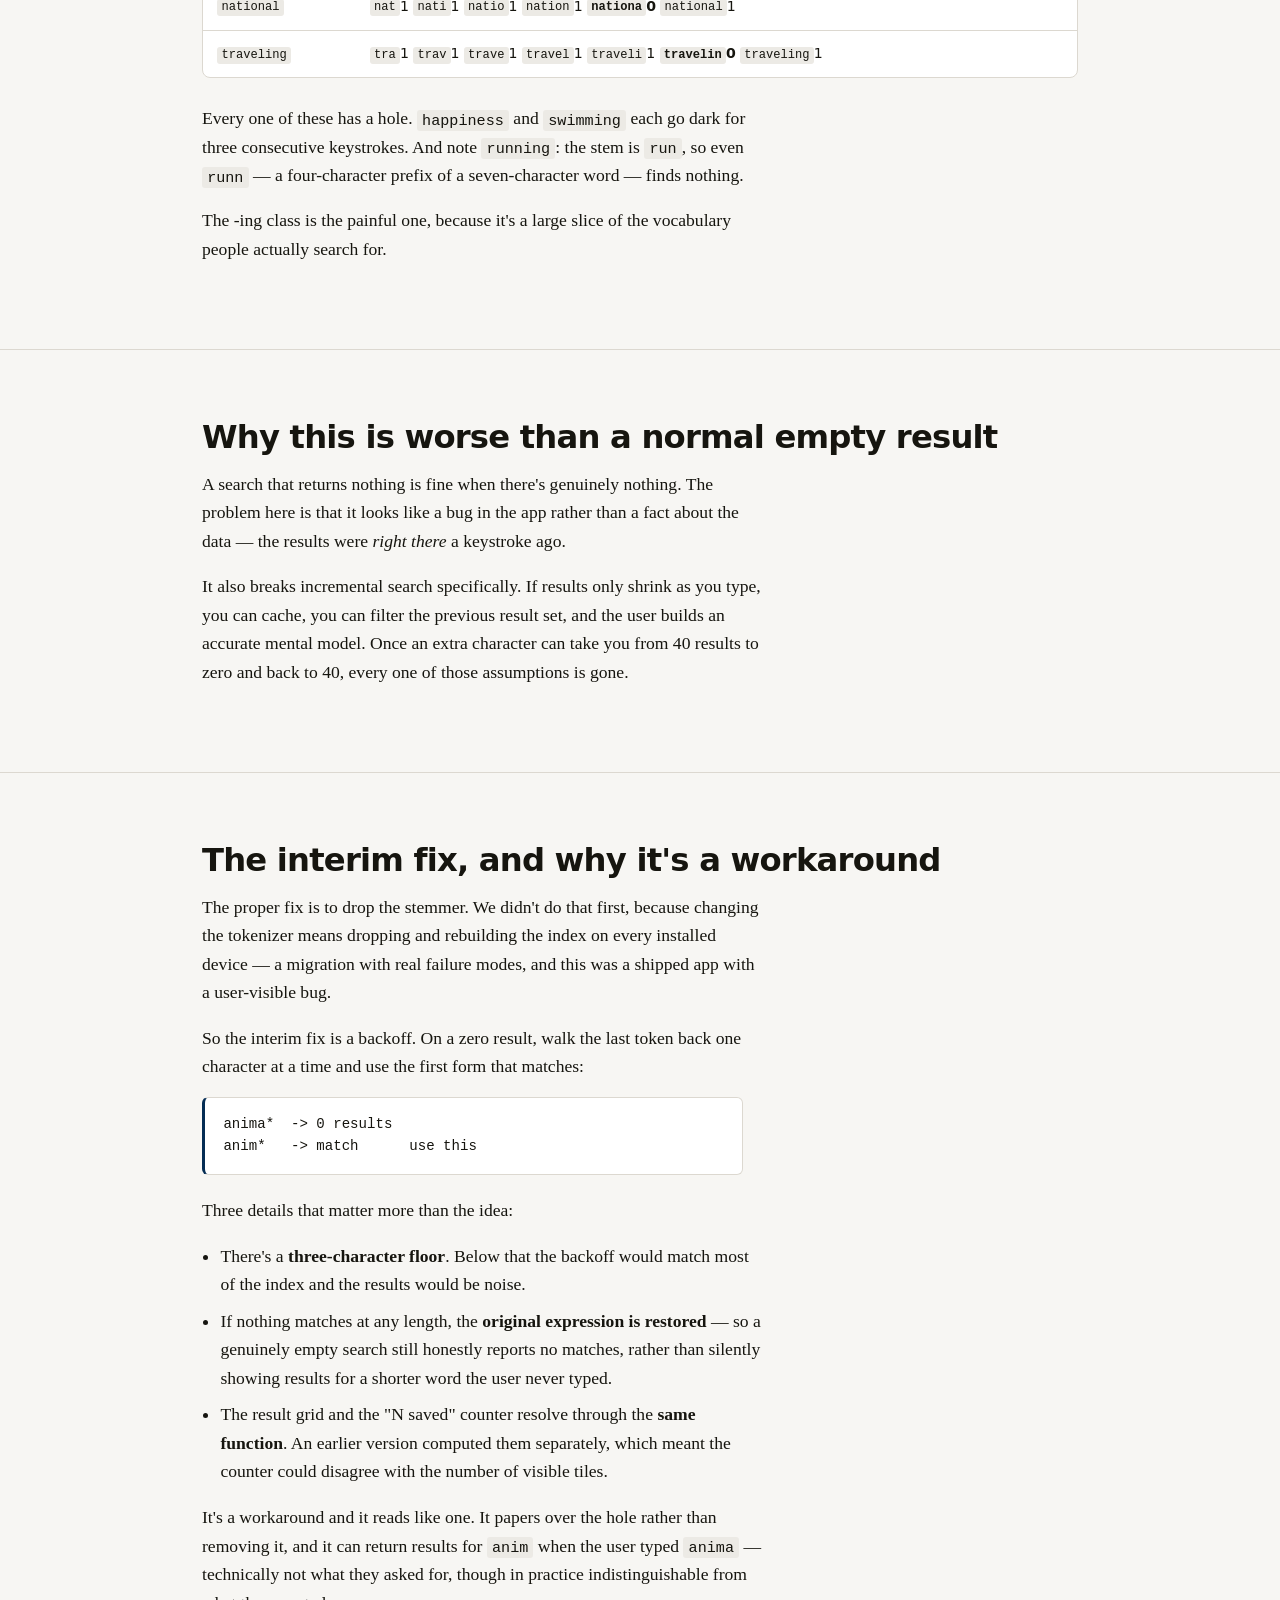
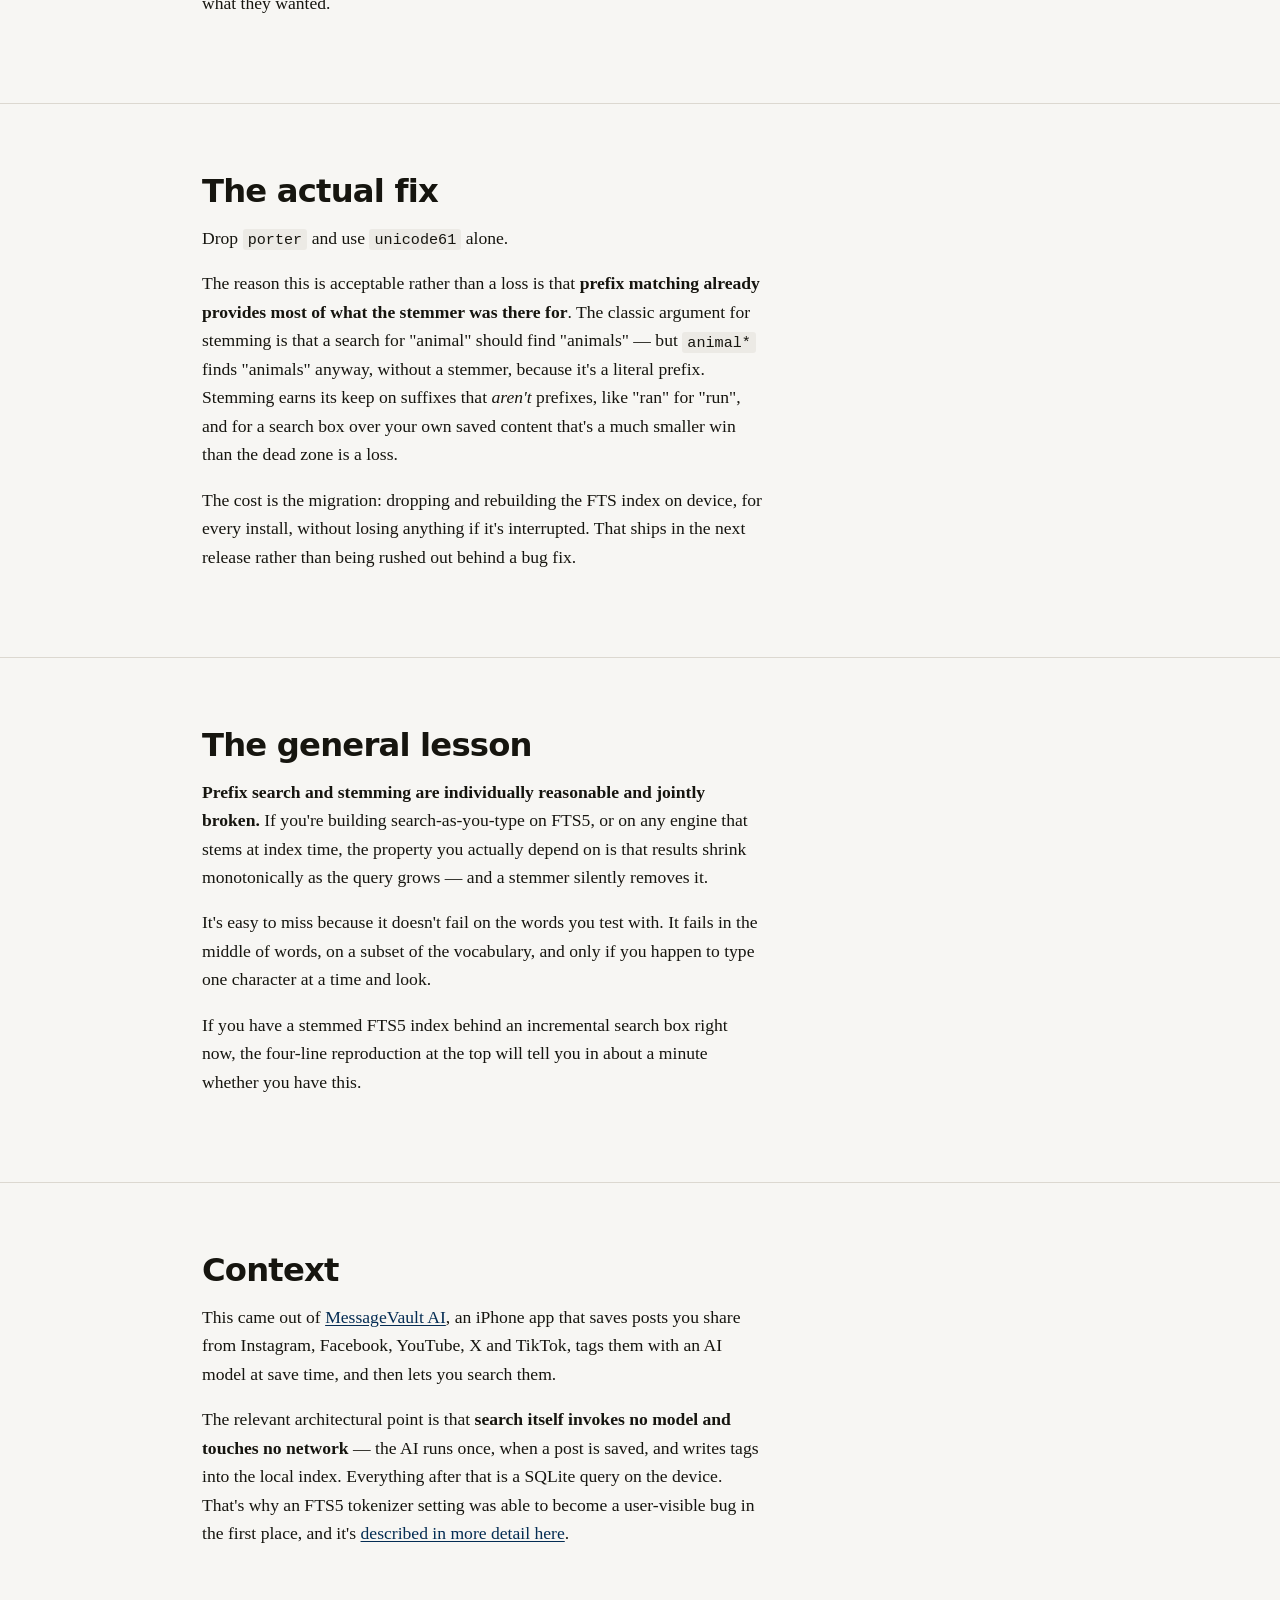
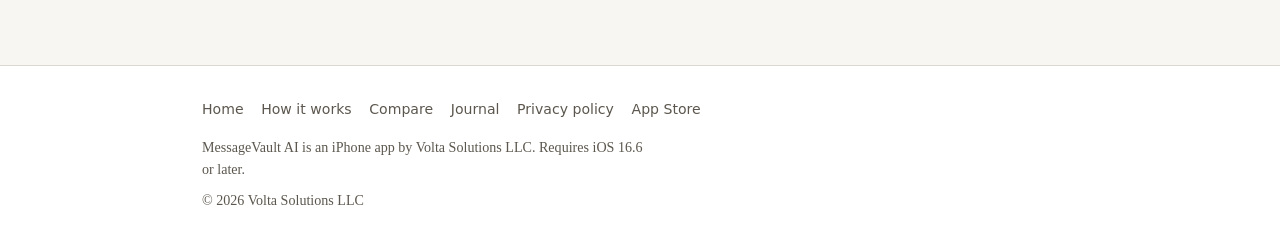
<file: journal/fts5-prefix-search-porter-stemmer/index.html>
<!DOCTYPE html>
<html lang="en">
<head>
<meta charset="utf-8">
<meta name="viewport" content="width=device-width, initial-scale=1">
<title>A longer prefix returned fewer results: an FTS5 Porter stemmer trap</title>
<meta name="description" content="In SQLite FTS5 with the porter tokenizer, typing more characters can take you from results to zero and back again. Because stemming shortens tokens, an intermediate prefix can be longer than what is actually stored. Reproducible in four lines.">
<link rel="canonical" href="https://fpalmaii.github.io/messagevault-site/journal/fts5-prefix-search-porter-stemmer/">
<meta property="og:title" content="A longer prefix returned fewer results: an FTS5 Porter stemmer trap">
<meta property="og:description" content="With the porter tokenizer, anim* matches, anima* returns nothing, and animal* matches again. Here is why, and what it breaks.">
<meta property="og:type" content="article">
<link rel="stylesheet" href="../../style.css">
</head>
<body>

<header class="site-head">
  <div class="wrap">
    <a class="brand" href="../../"><span class="mark">V</span> MessageVault AI</a>
    <nav class="site-nav" aria-label="Main">
      <a href="../../how-it-works/">How it works</a>
      <a href="../../compare/">Compare</a>
      <a href="../">Journal</a>
      <a href="https://apps.apple.com/app/messagevault-ai/id6762476394">Download</a>
    </nav>
  </div>
</header>

<main>

  <article>
  <section class="hero">
    <div class="wrap">
      <p class="eyebrow">Journal · SQLite</p>
      <h1>A longer prefix returned fewer results</h1>
      <p class="lede">Search-as-you-type was going blank mid-word and then recovering. The cause turned out to be a property of the Porter stemmer that makes prefix matching non-monotonic — and it's reproducible in four lines of SQL.</p>
    </div>
  </section>

  <section>
    <div class="wrap">
      <h2>The symptom</h2>
      <p class="narrow">Typing a query one character at a time should narrow results monotonically. Every additional character can only ever remove matches, never add them back.</p>
      <p class="narrow">That isn't what happened. Typing <code>animals</code> into our search box produced results at <code>anim</code>, <strong>nothing at all</strong> at <code>anima</code>, and results again at <code>animal</code>. The grid emptied out for exactly one keystroke and then repopulated.</p>
      <p class="narrow">The index is SQLite FTS5, declared like this:</p>
      <pre><code>CREATE VIRTUAL TABLE search_index USING fts5(
    content_item_id UNINDEXED,
    raw_text,
    preview_title,
    tags,
    tokenize = 'porter unicode61 remove_diacritics 1'
);</code></pre>
      <p class="narrow">Queries are issued as prefix terms — <code>anim*</code>, <code>anima*</code>, and so on — as the user types.</p>
    </div>
  </section>

  <section>
    <div class="wrap">
      <h2>Minimal reproduction</h2>
      <p class="narrow">No application code needed. This is plain SQLite — verified on 3.49.1.</p>
      <pre><code>CREATE VIRTUAL TABLE t USING fts5(body, tokenize='porter unicode61');
INSERT INTO t VALUES ('cute animals playing in the snow');

SELECT count(*) FROM t WHERE t MATCH 'anim*';    -- 1
SELECT count(*) FROM t WHERE t MATCH 'anima*';   -- 0   &lt;-- ?
SELECT count(*) FROM t WHERE t MATCH 'animal*';  -- 1</code></pre>
      <p class="narrow">Swap the tokenizer for <code>unicode61</code> alone and all three return 1, as you'd expect.</p>
    </div>
  </section>

  <section>
    <div class="wrap">
      <h2>Why it happens</h2>
      <p class="narrow">The porter tokenizer stems <em>both</em> the stored tokens and the query terms. "animals" and "animal" are both stored as the stem <code>anim</code>.</p>
      <p class="narrow">A prefix query is stemmed first, then prefix-matched against the stored stems. So the real question for any typed prefix <code>P</code> is: <strong>is <code>stem(P)</code> a prefix of <code>anim</code>?</strong></p>
      <div class="tscroll">
        <table>
          <thead><tr><th>Typed</th><th>Stems to</th><th>Prefix of <code>anim</code>?</th><th>Result</th></tr></thead>
          <tbody>
            <tr><td><code>anim*</code></td><td><code>anim</code></td><td>yes</td><td>match</td></tr>
            <tr><td><code>anima*</code></td><td><code>anima</code> — no rule applies</td><td><strong>no, it's longer</strong></td><td><strong>zero</strong></td></tr>
            <tr><td><code>animal*</code></td><td><code>anim</code></td><td>yes</td><td>match</td></tr>
          </tbody>
        </table>
      </div>
      <p class="narrow">That's the whole thing. <strong>Stemming shortens tokens, so an intermediate prefix of a word can be longer than the stem that word is actually stored under.</strong> When no stemming rule happens to apply to that partial string, it stays long, overshoots the stored stem, and matches nothing.</p>
      <p class="narrow">Prefix matching assumes the stored form is a superstring of what you type. Stemming breaks that assumption, and the two features don't compose.</p>
    </div>
  </section>

  <section>
    <div class="wrap">
      <h2>It isn't one unlucky word</h2>
      <p class="narrow">"animals" was just what we happened to test with. The dead zone shows up across ordinary English, and it's often wider than one character. Each row below is a single word, indexed alone, queried with every prefix from three characters up:</p>
      <div class="tscroll">
        <table>
          <thead><tr><th>Word</th><th>Prefix results (1 = found, 0 = nothing)</th></tr></thead>
          <tbody>
            <tr><td><code>animals</code></td><td><code>ani</code>1 <code>anim</code>1 <strong><code>anima</code>0</strong> <code>animal</code>1 <code>animals</code>1</td></tr>
            <tr><td><code>cooking</code></td><td><code>coo</code>1 <code>cook</code>1 <strong><code>cooki</code>0 <code>cookin</code>0</strong> <code>cooking</code>1</td></tr>
            <tr><td><code>running</code></td><td><code>run</code>1 <strong><code>runn</code>0 <code>runni</code>0 <code>runnin</code>0</strong> <code>running</code>1</td></tr>
            <tr><td><code>swimming</code></td><td><code>swi</code>1 <code>swim</code>1 <strong><code>swimm</code>0 <code>swimmi</code>0 <code>swimmin</code>0</strong> <code>swimming</code>1</td></tr>
            <tr><td><code>training</code></td><td><code>tra</code>1 <code>trai</code>1 <code>train</code>1 <strong><code>traini</code>0 <code>trainin</code>0</strong> <code>training</code>1</td></tr>
            <tr><td><code>happiness</code></td><td><code>hap</code>1 <code>happ</code>1 <code>happi</code>1 <strong><code>happin</code>0 <code>happine</code>0 <code>happines</code>0</strong> <code>happiness</code>1</td></tr>
            <tr><td><code>national</code></td><td><code>nat</code>1 <code>nati</code>1 <code>natio</code>1 <code>nation</code>1 <strong><code>nationa</code>0</strong> <code>national</code>1</td></tr>
            <tr><td><code>traveling</code></td><td><code>tra</code>1 <code>trav</code>1 <code>trave</code>1 <code>travel</code>1 <code>traveli</code>1 <strong><code>travelin</code>0</strong> <code>traveling</code>1</td></tr>
          </tbody>
        </table>
      </div>
      <p class="narrow">Every one of these has a hole. <code>happiness</code> and <code>swimming</code> each go dark for three consecutive keystrokes. And note <code>running</code>: the stem is <code>run</code>, so even <code>runn</code> — a four-character prefix of a seven-character word — finds nothing.</p>
      <p class="narrow">The <span style="white-space:nowrap">-ing</span> class is the painful one, because it's a large slice of the vocabulary people actually search for.</p>
    </div>
  </section>

  <section>
    <div class="wrap">
      <h2>Why this is worse than a normal empty result</h2>
      <p class="narrow">A search that returns nothing is fine when there's genuinely nothing. The problem here is that it looks like a bug in the app rather than a fact about the data — the results were <em>right there</em> a keystroke ago.</p>
      <p class="narrow">It also breaks incremental search specifically. If results only shrink as you type, you can cache, you can filter the previous result set, and the user builds an accurate mental model. Once an extra character can take you from 40 results to zero and back to 40, every one of those assumptions is gone.</p>
    </div>
  </section>

  <section>
    <div class="wrap">
      <h2>The interim fix, and why it's a workaround</h2>
      <p class="narrow">The proper fix is to drop the stemmer. We didn't do that first, because changing the tokenizer means dropping and rebuilding the index on every installed device — a migration with real failure modes, and this was a shipped app with a user-visible bug.</p>
      <p class="narrow">So the interim fix is a backoff. On a zero result, walk the last token back one character at a time and use the first form that matches:</p>
      <pre><code>anima*  -> 0 results
anim*   -> match      use this
</code></pre>
      <p class="narrow">Three details that matter more than the idea:</p>
      <ul>
        <li>There's a <strong>three-character floor</strong>. Below that the backoff would match most of the index and the results would be noise.</li>
        <li>If nothing matches at any length, the <strong>original expression is restored</strong> — so a genuinely empty search still honestly reports no matches, rather than silently showing results for a shorter word the user never typed.</li>
        <li>The result grid and the "N saved" counter resolve through the <strong>same function</strong>. An earlier version computed them separately, which meant the counter could disagree with the number of visible tiles.</li>
      </ul>
      <p class="narrow">It's a workaround and it reads like one. It papers over the hole rather than removing it, and it can return results for <code>anim</code> when the user typed <code>anima</code> — technically not what they asked for, though in practice indistinguishable from what they wanted.</p>
    </div>
  </section>

  <section>
    <div class="wrap">
      <h2>The actual fix</h2>
      <p class="narrow">Drop <code>porter</code> and use <code>unicode61</code> alone.</p>
      <p class="narrow">The reason this is acceptable rather than a loss is that <strong>prefix matching already provides most of what the stemmer was there for</strong>. The classic argument for stemming is that a search for "animal" should find "animals" — but <code>animal*</code> finds "animals" anyway, without a stemmer, because it's a literal prefix. Stemming earns its keep on suffixes that <em>aren't</em> prefixes, like "ran" for "run", and for a search box over your own saved content that's a much smaller win than the dead zone is a loss.</p>
      <p class="narrow">The cost is the migration: dropping and rebuilding the FTS index on device, for every install, without losing anything if it's interrupted. That ships in the next release rather than being rushed out behind a bug fix.</p>
    </div>
  </section>

  <section>
    <div class="wrap">
      <h2>The general lesson</h2>
      <p class="narrow"><strong>Prefix search and stemming are individually reasonable and jointly broken.</strong> If you're building search-as-you-type on FTS5, or on any engine that stems at index time, the property you actually depend on is that results shrink monotonically as the query grows — and a stemmer silently removes it.</p>
      <p class="narrow">It's easy to miss because it doesn't fail on the words you test with. It fails in the middle of words, on a subset of the vocabulary, and only if you happen to type one character at a time and look.</p>
      <p class="narrow">If you have a stemmed FTS5 index behind an incremental search box right now, the four-line reproduction at the top will tell you in about a minute whether you have this.</p>
    </div>
  </section>

  <section>
    <div class="wrap">
      <h2>Context</h2>
      <p class="narrow">This came out of <a href="../../">MessageVault AI</a>, an iPhone app that saves posts you share from Instagram, Facebook, YouTube, X and TikTok, tags them with an AI model at save time, and then lets you search them.</p>
      <p class="narrow">The relevant architectural point is that <strong>search itself invokes no model and touches no network</strong> — the AI runs once, when a post is saved, and writes tags into the local index. Everything after that is a SQLite query on the device. That's why an FTS5 tokenizer setting was able to become a user-visible bug in the first place, and it's <a href="../../how-it-works/">described in more detail here</a>.</p>
    </div>
  </section>
  </article>

</main>

<footer class="site-foot">
  <div class="wrap">
    <div class="foot-links">
      <a href="../../">Home</a>
      <a href="../../how-it-works/">How it works</a>
      <a href="../../compare/">Compare</a>
      <a href="../">Journal</a>
      <a href="https://fpalmaii.github.io/messagevault-privacy/">Privacy policy</a>
      <a href="https://apps.apple.com/app/messagevault-ai/id6762476394">App Store</a>
    </div>
    <p>MessageVault AI is an iPhone app by Volta Solutions LLC. Requires iOS 16.6 or later.</p>
    <p>© 2026 Volta Solutions LLC</p>
  </div>
</footer>

</body>
</html>
</file>
<file: style.css>
/* MessageVault — shared styles */

:root {
  --navy:      #042C53;
  --navy-lift: #0B4A87;
  --gold:      #C8900A;
  --gold-lift: #F5B72B;

  --ground:    #F7F6F3;
  --surface:   #FFFFFF;
  --surface-2: #ECEAE5;
  --ink:       #16150F;
  --ink-mute:  #5C574E;
  --rule:      #DCD8D0;

  --shadow: 0 1px 2px rgba(20,18,12,.05), 0 12px 32px rgba(20,18,12,.06);

  --measure: 64ch;
  --s--1: clamp(.82rem, .80rem + .10vw, .88rem);
  --s-0:  clamp(1rem, .97rem + .18vw, 1.10rem);
  --s-1:  clamp(1.22rem, 1.14rem + .36vw, 1.48rem);
  --s-2:  clamp(1.55rem, 1.36rem + .82vw, 2.15rem);
  --s-3:  clamp(2.15rem, 1.65rem + 2.20vw, 3.75rem);
}

@media (prefers-color-scheme: dark) {
  :root {
    --navy:      #7FB2E8;
    --navy-lift: #A9CDF3;
    --gold:      #E8B54A;
    --gold-lift: #F5C96B;

    --ground:    #12110D;
    --surface:   #1A1814;
    --surface-2: #23201B;
    --ink:       #EFEBE3;
    --ink-mute:  #A29B90;
    --rule:      #322E28;

    --shadow: 0 1px 2px rgba(0,0,0,.5), 0 12px 32px rgba(0,0,0,.32);
  }
}

*, *::before, *::after { box-sizing: border-box; }

html { scroll-behavior: smooth; }
@media (prefers-reduced-motion: reduce) { html { scroll-behavior: auto; } }

body {
  margin: 0;
  background: var(--ground);
  color: var(--ink);
  font-family: ui-serif, Georgia, "Times New Roman", serif;
  font-size: var(--s-0);
  line-height: 1.62;
  -webkit-font-smoothing: antialiased;
}

img { max-width: 100%; height: auto; display: block; }

.wrap { max-width: 940px; margin: 0 auto; padding: 0 clamp(1.1rem, .6rem + 2.2vw, 2rem); }
.narrow { max-width: var(--measure); }

/* ---- header ---- */
.site-head { border-bottom: 1px solid var(--rule); background: var(--surface); }
.site-head .wrap { display: flex; align-items: center; justify-content: space-between; gap: 1rem; padding-top: .9rem; padding-bottom: .9rem; flex-wrap: wrap; }
.brand { display: flex; align-items: center; gap: .55rem; text-decoration: none; color: var(--ink); font-family: ui-sans-serif, system-ui, sans-serif; font-weight: 800; letter-spacing: -.02em; font-size: 1.05rem; }
.brand .mark { width: 26px; height: 26px; border-radius: 6px; background: var(--navy); color: var(--gold-lift); display: grid; place-items: center; font-size: .85rem; font-weight: 800; }
.site-nav { display: flex; gap: 1.2rem; font-family: ui-sans-serif, system-ui, sans-serif; font-size: .86rem; }
.site-nav a { color: var(--ink-mute); text-decoration: none; }
.site-nav a:hover, .site-nav a:focus-visible { color: var(--navy); }

/* ---- type ---- */
h1, h2, h3 { font-family: ui-sans-serif, system-ui, sans-serif; letter-spacing: -.025em; text-wrap: balance; }
h1 { font-size: var(--s-3); font-weight: 800; line-height: 1.02; margin: 0 0 1rem; }
h2 { font-size: var(--s-2); font-weight: 700; line-height: 1.12; margin: 0 0 .9rem; }
h3 { font-size: var(--s-1); font-weight: 700; margin: 2rem 0 .5rem; }
p { margin: 0 0 1.05rem; max-width: var(--measure); text-wrap: pretty; }
ul { max-width: var(--measure); padding-left: 1.15rem; }
li { margin-bottom: .5rem; }
a { color: var(--navy); text-underline-offset: 2px; }
strong { font-weight: 600; }
code { font-family: ui-monospace, "SF Mono", Menlo, monospace; font-size: .86em; background: var(--surface-2); padding: .1em .34em; border-radius: 3px; }
:focus-visible { outline: 2px solid var(--gold); outline-offset: 3px; border-radius: 3px; }

.eyebrow {
  font-family: ui-sans-serif, system-ui, sans-serif;
  font-size: .70rem; font-weight: 700; letter-spacing: .16em;
  text-transform: uppercase; color: var(--ink-mute); margin: 0 0 1rem;
}
.lede { font-size: var(--s-1); line-height: 1.45; color: var(--ink-mute); max-width: 54ch; }

section { padding: clamp(2.6rem, 1.6rem + 3.4vw, 4.6rem) 0; }
section + section { border-top: 1px solid var(--rule); }

/* ---- hero ---- */
.hero { padding-top: clamp(3rem, 2rem + 4vw, 5.5rem); }
.hero h1 { max-width: 16ch; }
.hero .lede { margin-bottom: 1.8rem; }

/* ---- buttons ---- */
.cta-row { display: flex; gap: .7rem; flex-wrap: wrap; align-items: center; }
.btn {
  display: inline-block; font-family: ui-sans-serif, system-ui, sans-serif;
  font-weight: 700; font-size: .95rem; text-decoration: none;
  padding: .72rem 1.35rem; border-radius: 7px; border: 1px solid transparent;
}
.btn-primary { background: var(--navy); color: var(--ground); }
.btn-primary:hover, .btn-primary:focus-visible { background: var(--navy-lift); }
.btn-ghost { border-color: var(--rule); color: var(--ink); background: var(--surface); }
.btn-ghost:hover, .btn-ghost:focus-visible { border-color: var(--navy); color: var(--navy); }
.price-note { font-family: ui-sans-serif, system-ui, sans-serif; font-size: .84rem; color: var(--ink-mute); }

/* ---- cards ---- */
.cards { display: grid; gap: 1rem; margin-top: 1.6rem; }
@media (min-width: 720px) { .cards.three { grid-template-columns: repeat(3, 1fr); } .cards.two { grid-template-columns: repeat(2, 1fr); } }
.card {
  background: var(--surface); border: 1px solid var(--rule);
  border-radius: 8px; padding: 1.3rem 1.4rem; box-shadow: var(--shadow);
}
.card h3 { margin: 0 0 .45rem; font-size: 1.05rem; }
.card p { font-size: var(--s--1); margin: 0; color: var(--ink-mute); max-width: none; }
.card .num {
  font-family: ui-sans-serif, system-ui, sans-serif; font-size: .68rem; font-weight: 800;
  letter-spacing: .14em; color: var(--gold); display: block; margin-bottom: .5rem;
}

/* ---- claim strip ---- */
.claim { background: var(--surface); border: 1px solid var(--rule); border-left: 4px solid var(--gold); border-radius: 8px; padding: 1.4rem 1.6rem; box-shadow: var(--shadow); }
.claim p:last-child { margin-bottom: 0; }

/* ---- table ---- */
.tscroll { overflow-x: auto; border: 1px solid var(--rule); border-radius: 8px; background: var(--surface); margin: 1.6rem 0; }
table { border-collapse: collapse; width: 100%; font-size: var(--s--1); font-family: ui-sans-serif, system-ui, sans-serif; }
th, td { padding: .72rem .9rem; text-align: left; vertical-align: top; border-bottom: 1px solid var(--rule); }
th { font-weight: 700; font-size: .70rem; letter-spacing: .09em; text-transform: uppercase; color: var(--ink-mute); background: var(--surface-2); white-space: nowrap; }
tbody tr:last-child td { border-bottom: none; }
.yes { color: var(--navy); font-weight: 700; }
.no  { color: var(--ink-mute); }

/* ---- footer ---- */
.site-foot { border-top: 1px solid var(--rule); background: var(--surface); margin-top: 2rem; }
.site-foot .wrap { padding-top: 2rem; padding-bottom: 2.4rem; }
.site-foot p { font-size: var(--s--1); color: var(--ink-mute); margin-bottom: .5rem; }
.foot-links { display: flex; gap: 1.1rem; flex-wrap: wrap; font-family: ui-sans-serif, system-ui, sans-serif; font-size: var(--s--1); margin-bottom: .9rem; }
.foot-links a { color: var(--ink-mute); text-decoration: none; }
.foot-links a:hover, .foot-links a:focus-visible { color: var(--navy); }

/* ---- code blocks (journal) ---- */
pre {
  background: var(--surface); border: 1px solid var(--rule);
  border-left: 3px solid var(--navy); border-radius: 6px;
  padding: 1rem 1.15rem; overflow-x: auto; margin: 0 0 1.3rem;
  max-width: var(--measure);
  font-size: var(--s--1); line-height: 1.55;
  font-family: ui-monospace, "SF Mono", Menlo, monospace;
}
pre code { background: none; padding: 0; font-size: 1em; }
article .card h3 a { text-decoration: none; }
article .card h3 a:hover { text-decoration: underline; }
</file>
